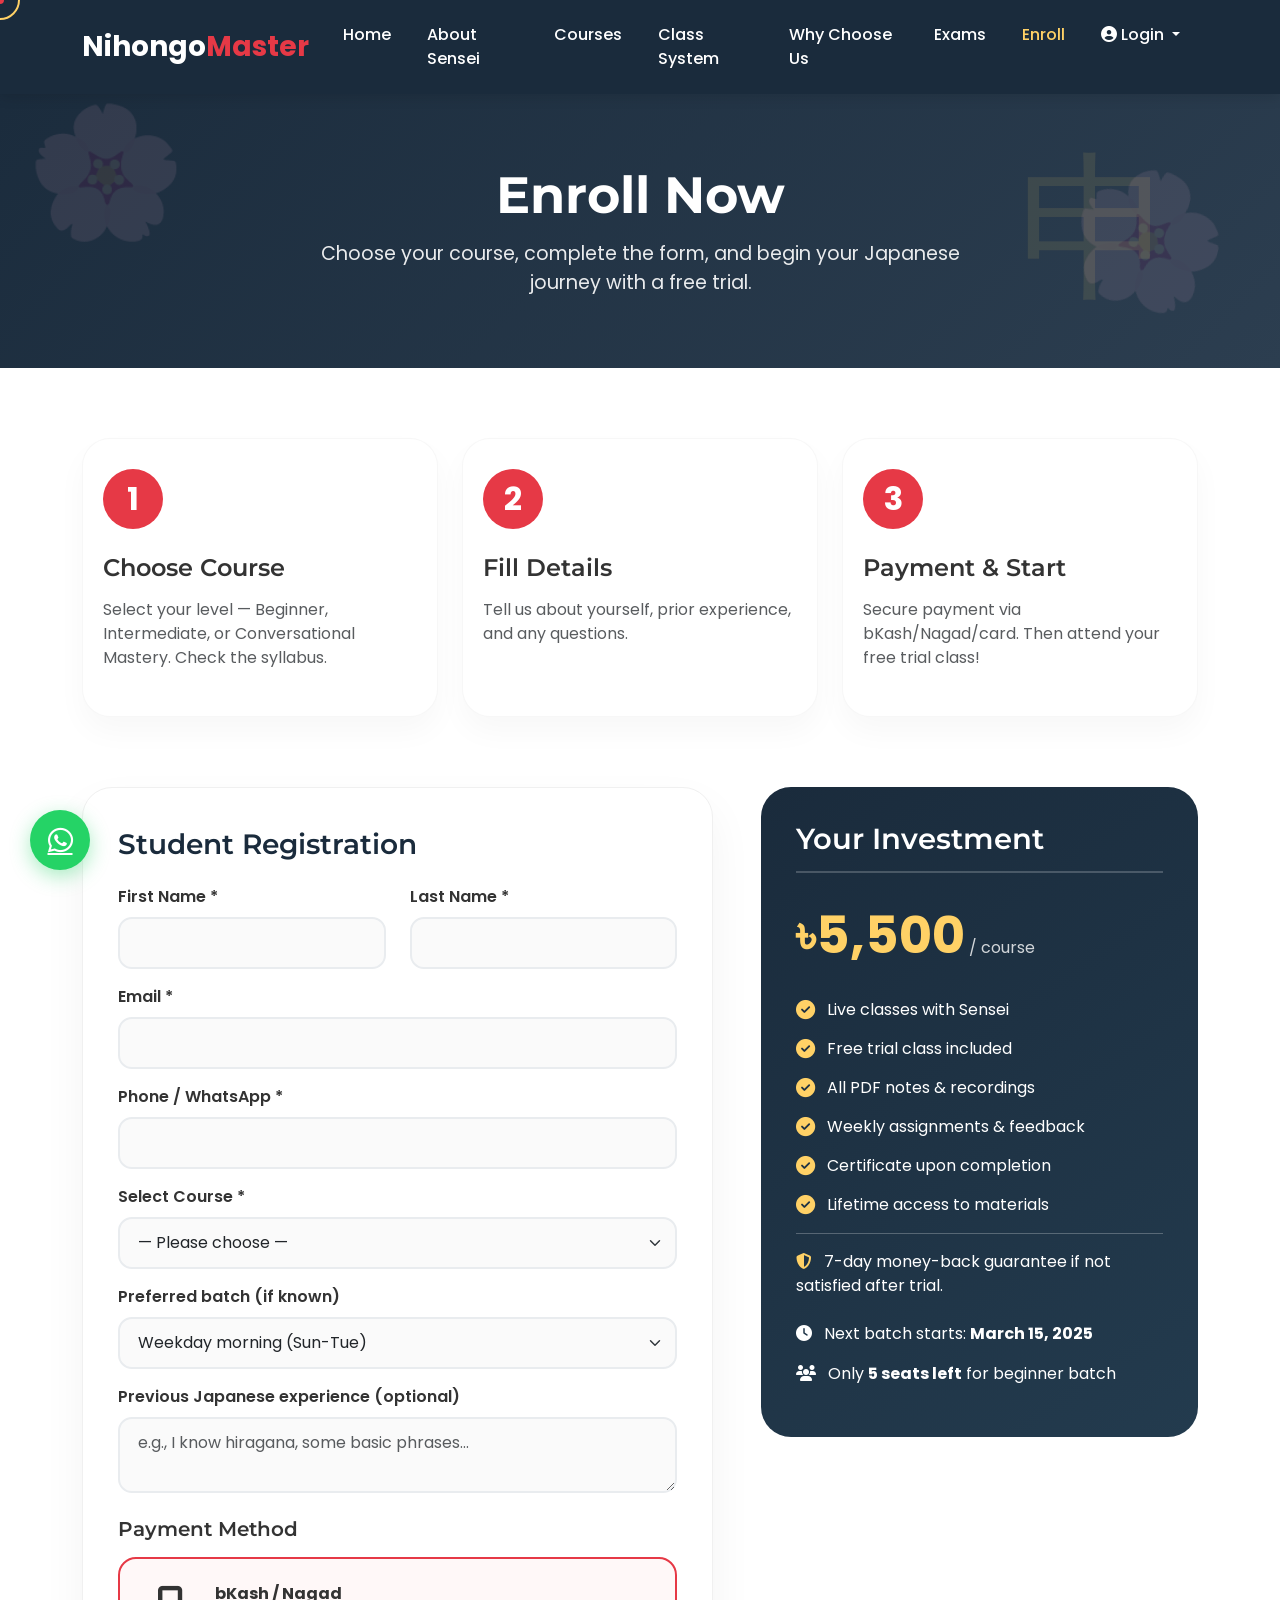
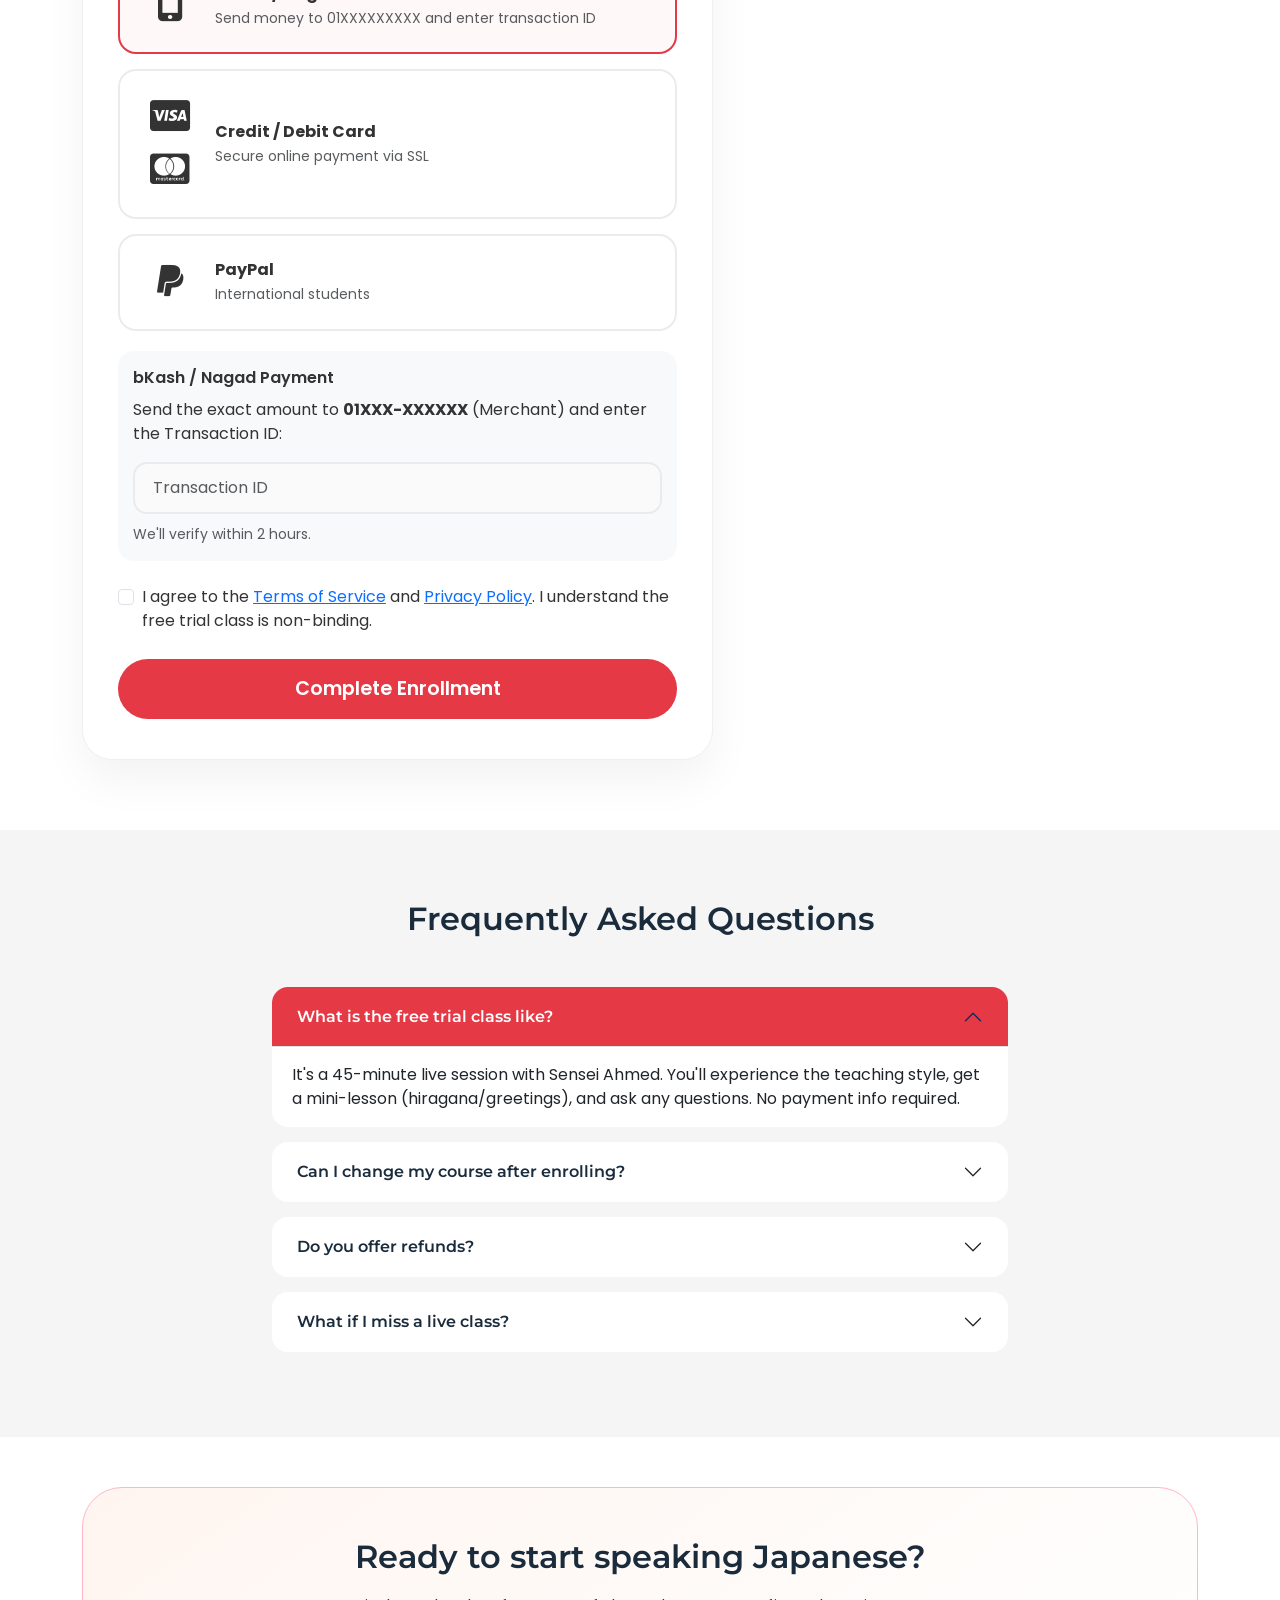
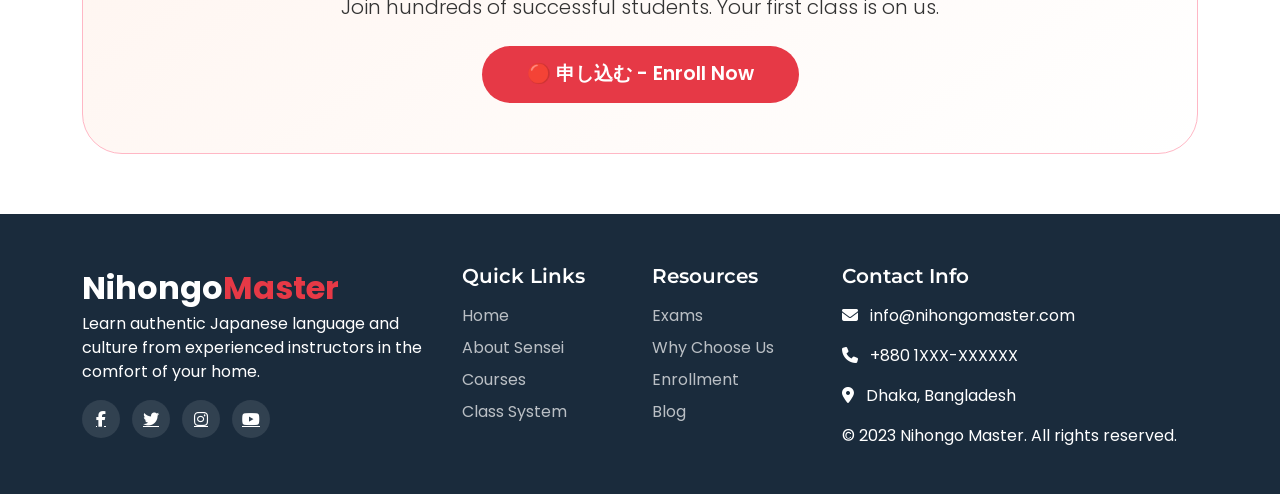
<file: enroll.html>
<!DOCTYPE html>
<html lang="en" data-lang="en">

<head>
    <meta charset="UTF-8">
    <meta name="viewport" content="width=device-width, initial-scale=1.0">
    <link rel="shortcut icon" href="assets/images/favicon-transparent.png" type="image/x-icon">
    <title>Enroll | Nihongo Master</title>
    <!-- Bootstrap 5 -->
    <link href="https://cdn.jsdelivr.net/npm/bootstrap@5.3.0-alpha1/dist/css/bootstrap.min.css" rel="stylesheet">
    <!-- Bootstrap Icons -->
    <link rel="stylesheet" href="https://cdn.jsdelivr.net/npm/bootstrap-icons@1.8.1/font/bootstrap-icons.css">
    <!-- Font Awesome -->
    <link rel="stylesheet" href="https://cdnjs.cloudflare.com/ajax/libs/font-awesome/6.4.0/css/all.min.css">
    <!-- Google Fonts -->
    <link
        href="https://fonts.googleapis.com/css2?family=Montserrat:wght@400;500;600;700&family=Poppins:wght@300;400;500;600&display=swap"
        rel="stylesheet">
    <style>
        :root {
            --deep-navy: #1A2B3C;
            --japanese-red: #E63946;
            --soft-gold: #FFD166;
            --pure-white: #FFFFFF;
            --sakura-pink: #FFB7C5;
            --light-gray: #F5F5F5;
            --medium-gray: #E0E0E0;
            --dark-gray: #333333;
        }

        * {
            margin: 0;
            padding: 0;
            box-sizing: border-box;
        }

        body {
            font-family: 'Poppins', sans-serif;
            color: var(--dark-gray);
            background-color: var(--pure-white);
            overflow-x: hidden;
            position: relative;
        }

        h1,
        h2,
        h3,
        h4,
        h5,
        h6 {
            font-family: 'Montserrat', sans-serif;
            font-weight: 600;
        }

        /* scroll progress bar */
        .scroll-progress {
            position: fixed;
            top: 0;
            left: 0;
            width: 0%;
            height: 4px;
            background: linear-gradient(to right, var(--japanese-red), var(--soft-gold));
            z-index: 10001;
            transition: width 0.1s ease;
        }

        /* custom cursor (light version) */
        .cursor-dot {
            width: 8px;
            height: 8px;
            background-color: var(--japanese-red);
            border-radius: 50%;
            position: fixed;
            pointer-events: none;
            z-index: 10000;
            transform: translate(-50%, -50%);
            transition: opacity 0.3s ease;
        }

        .cursor-border {
            width: 40px;
            height: 40px;
            border: 2px solid var(--soft-gold);
            border-radius: 50%;
            position: fixed;
            pointer-events: none;
            z-index: 9999;
            transform: translate(-50%, -50%);
            transition: all 0.2s ease;
        }

        /* scrollbar */
        ::-webkit-scrollbar {
            width: 10px;
        }

        ::-webkit-scrollbar-track {
            background: var(--light-gray);
            border-radius: 10px;
        }

        ::-webkit-scrollbar-thumb {
            background: linear-gradient(to bottom, var(--japanese-red), var(--deep-navy));
            border-radius: 10px;
        }

        /* WhatsApp Floating Button */
        .whatsapp-float {
            position: fixed;
            bottom: 30px;
            left: 30px;
            width: 60px;
            height: 60px;
            background-color: #25D366;
            color: var(--pure-white);
            border-radius: 50%;
            display: flex;
            align-items: center;
            justify-content: center;
            font-size: 1.8rem;
            z-index: 999;
            box-shadow: 0 6px 20px rgba(37, 211, 102, 0.4);
            transition: all 0.3s ease;
        }

        .whatsapp-float:hover {
            transform: scale(1.1);
            box-shadow: 0 8px 25px rgba(37, 211, 102, 0.5);
        }

        /* =====================================================
   AUTH MODALS - Beautiful Two-Panel Design
   ===================================================== */
        .auth-modal-dialog {
            max-width: 820px;
            margin: 20px auto;
        }

        .auth-modal-dialog-lg {
            max-width: 920px;
        }

        .auth-modal-content {
            border: none;
            border-radius: 20px;
            overflow: hidden;
            display: flex;
            flex-direction: row;
            box-shadow: 0 25px 60px rgba(0, 0, 0, 0.25);
            min-height: 520px;
            position: relative;
        }

        .auth-close-btn {
            position: absolute;
            top: 16px;
            right: 16px;
            width: 32px;
            height: 32px;
            border-radius: 50%;
            background: rgba(255, 255, 255, 0.15);
            border: none;
            color: white;
            font-size: 14px;
            cursor: pointer;
            z-index: 10;
            display: flex;
            align-items: center;
            justify-content: center;
            transition: background 0.3s;
        }

        .auth-close-btn:hover {
            background: rgba(255, 255, 255, 0.3);
        }

        /* Left Decorative Panel */
        .auth-panel-left {
            width: 260px;
            min-width: 260px;
            background: linear-gradient(155deg, var(--japanese-red) 0%, #7d0000 100%);
            padding: 40px 25px;
            display: flex;
            flex-direction: column;
            align-items: center;
            justify-content: center;
            position: relative;
            overflow: hidden;
            text-align: center;
        }

        .signup-panel {
            background: linear-gradient(155deg, #1A2B3C 0%, #0d1b2a 100%);
            justify-content: flex-start;
            padding-top: 50px;
        }

        .auth-panel-kanji {
            position: absolute;
            top: -10px;
            left: -10px;
            font-size: 9rem;
            color: rgba(255, 255, 255, 0.06);
            font-family: 'MS Mincho', serif;
            line-height: 1;
            user-select: none;
        }

        .auth-panel-sakura {
            position: absolute;
            bottom: 20px;
            right: 10px;
            font-size: 5rem;
            opacity: 0.12;
            user-select: none;
        }

        .auth-role-icon {
            width: 80px;
            height: 80px;
            background: rgba(255, 255, 255, 0.15);
            border-radius: 50%;
            display: flex;
            align-items: center;
            justify-content: center;
            font-size: 2rem;
            color: white;
            margin-bottom: 18px;
            backdrop-filter: blur(10px);
            border: 2px solid rgba(255, 255, 255, 0.25);
            box-shadow: 0 8px 25px rgba(0, 0, 0, 0.2);
            transition: transform 0.3s;
        }

        .signup-icon {
            background: rgba(230, 57, 70, 0.3);
            border-color: rgba(230, 57, 70, 0.5);
        }

        .auth-panel-title {
            color: white;
            font-size: 1.5rem;
            font-weight: 700;
            margin-bottom: 6px;
            position: relative;
            z-index: 1;
        }

        .auth-panel-subtitle {
            color: rgba(255, 255, 255, 0.7);
            font-size: 0.85rem;
            margin-bottom: 12px;
            position: relative;
            z-index: 1;
        }

        .auth-role-badge {
            background: rgba(255, 255, 255, 0.2);
            color: white;
            padding: 6px 20px;
            border-radius: 30px;
            font-weight: 600;
            font-size: 0.95rem;
            letter-spacing: 0.5px;
            backdrop-filter: blur(5px);
            border: 1px solid rgba(255, 255, 255, 0.3);
            transition: all 0.3s;
            position: relative;
            z-index: 1;
        }

        .auth-panel-dots {
            display: flex;
            gap: 8px;
            margin-top: 30px;
            position: relative;
            z-index: 1;
        }

        .auth-panel-dots span {
            width: 8px;
            height: 8px;
            border-radius: 50%;
            background: rgba(255, 255, 255, 0.3);
        }

        .auth-panel-dots span:first-child {
            background: rgba(255, 255, 255, 0.8);
            width: 24px;
            border-radius: 4px;
        }

        .auth-side-features {
            margin-top: 25px;
            width: 100%;
            position: relative;
            z-index: 1;
        }

        .auth-side-feature {
            color: rgba(255, 255, 255, 0.8);
            font-size: 0.82rem;
            padding: 7px 0;
            border-bottom: 1px solid rgba(255, 255, 255, 0.1);
            text-align: left;
        }

        .auth-side-feature i {
            color: #06D6A0;
            margin-right: 8px;
        }

        /* Right Form Panel */
        .auth-panel-right {
            flex: 1;
            padding: 40px 36px;
            display: flex;
            flex-direction: column;
            justify-content: center;
            background: white;
        }

        .auth-panel-right-scroll {
            overflow-y: auto;
            max-height: 90vh;
            justify-content: flex-start;
            padding-top: 30px;
        }

        .auth-form-header {
            margin-bottom: 24px;
        }

        .auth-form-header h4 {
            font-size: 1.6rem;
            color: var(--deep-navy);
            font-weight: 700;
            margin-bottom: 4px;
        }

        .auth-form-header p {
            color: #999;
            font-size: 0.88rem;
        }

        /* Input Groups */
        .auth-input-group {
            position: relative;
            margin-bottom: 14px;
        }

        .auth-input-icon {
            position: absolute;
            left: 14px;
            top: 50%;
            transform: translateY(-50%);
            color: #bbb;
            font-size: 0.9rem;
            z-index: 2;
            transition: color 0.3s;
        }

        .auth-input {
            width: 100%;
            border: 2px solid #eee;
            border-radius: 12px;
            padding: 12px 14px 12px 40px;
            font-size: 0.9rem;
            font-family: 'Poppins', sans-serif;
            background: #fafafa;
            color: #333;
            transition: all 0.3s ease;
            outline: none;
        }

        .auth-input:focus {
            border-color: var(--japanese-red);
            background: white;
            box-shadow: 0 0 0 4px rgba(230, 57, 70, 0.08);
        }

        .auth-input:focus~.auth-input-icon,
        .auth-input-group:focus-within .auth-input-icon {
            color: var(--japanese-red);
        }

        .auth-input-toggle {
            position: absolute;
            right: 14px;
            top: 50%;
            transform: translateY(-50%);
            color: #bbb;
            cursor: pointer;
            font-size: 0.9rem;
            z-index: 2;
        }

        .auth-input-toggle:hover {
            color: var(--japanese-red);
        }

        textarea.auth-input {
            resize: none;
            padding-top: 10px;
        }

        .auth-select {
            width: 100%;
            border: 2px solid #eee;
            border-radius: 12px;
            padding: 10px 14px;
            font-size: 0.88rem;
            font-family: 'Poppins', sans-serif;
            background: #fafafa;
            color: #333;
            outline: none;
            transition: all 0.3s;
            appearance: auto;
        }

        .auth-select:focus {
            border-color: var(--japanese-red);
            background: white;
            box-shadow: 0 0 0 4px rgba(230, 57, 70, 0.08);
        }

        /* Role Tabs */
        .auth-role-tabs {
            display: flex;
            gap: 8px;
            margin-bottom: 18px;
            background: #f5f5f5;
            padding: 4px;
            border-radius: 12px;
        }

        .auth-role-tab {
            flex: 1;
            border: none;
            background: transparent;
            padding: 8px 6px;
            border-radius: 10px;
            font-size: 0.78rem;
            font-weight: 600;
            color: #999;
            cursor: pointer;
            transition: all 0.3s;
        }

        .auth-role-tab.active {
            background: var(--japanese-red);
            color: white;
            box-shadow: 0 4px 12px rgba(230, 57, 70, 0.3);
        }

        .auth-role-tab i {
            margin-right: 4px;
        }

        /* Role-specific fields */
        .auth-role-fields {
            background: #fff8f8;
            border-radius: 12px;
            padding: 14px;
            margin-bottom: 14px;
            border-left: 3px solid var(--japanese-red);
        }

        .auth-role-fields-label {
            font-size: 0.82rem;
            font-weight: 600;
            color: var(--japanese-red);
            margin-bottom: 10px;
        }

        /* Remember row */
        .auth-remember-row {
            display: flex;
            justify-content: space-between;
            align-items: center;
            margin-bottom: 18px;
        }

        .auth-checkbox-label {
            display: flex;
            align-items: center;
            gap: 8px;
            font-size: 0.85rem;
            color: #666;
            cursor: pointer;
        }

        .auth-checkbox-label input {
            cursor: pointer;
            accent-color: var(--japanese-red);
        }

        .auth-forgot-link {
            font-size: 0.82rem;
            color: var(--japanese-red);
            text-decoration: none;
            font-weight: 500;
        }

        .auth-forgot-link:hover {
            text-decoration: underline;
        }

        /* Submit button */
        .auth-submit-btn {
            width: 100%;
            background: linear-gradient(135deg, var(--japanese-red) 0%, #c62828 100%);
            color: white;
            border: none;
            border-radius: 12px;
            padding: 13px;
            font-size: 0.95rem;
            font-weight: 600;
            cursor: pointer;
            transition: all 0.3s;
            box-shadow: 0 6px 20px rgba(230, 57, 70, 0.3);
            display: flex;
            align-items: center;
            justify-content: center;
        }

        .auth-submit-btn:hover {
            transform: translateY(-2px);
            box-shadow: 0 10px 28px rgba(230, 57, 70, 0.4);
        }

        .auth-submit-btn:active {
            transform: translateY(0);
        }

        /* Demo credentials */
        .auth-demo-box {
            background: #f9f9f9;
            border-radius: 10px;
            padding: 12px 14px;
            margin-top: 16px;
            border: 1px dashed #ddd;
            font-size: 0.78rem;
        }

        .auth-demo-title {
            color: #888;
            font-weight: 600;
            margin-bottom: 8px;
            font-size: 0.8rem;
        }

        .auth-demo-item {
            color: #666;
            margin-bottom: 4px;
            line-height: 1.5;
        }

        .auth-demo-role {
            display: inline-block;
            padding: 1px 8px;
            border-radius: 20px;
            font-weight: 600;
            font-size: 0.72rem;
            margin-right: 5px;
        }

        .auth-demo-role.student {
            background: #e8f5e9;
            color: #2e7d32;
        }

        .auth-demo-role.teacher {
            background: #e3f2fd;
            color: #1565c0;
        }

        .auth-demo-role.admin {
            background: #fce4ec;
            color: #c62828;
        }

        .auth-switch-text {
            text-align: center;
            margin-top: 16px;
            font-size: 0.85rem;
            color: #888;
        }

        .auth-switch-text a {
            color: var(--japanese-red);
            font-weight: 600;
            text-decoration: none;
        }

        .auth-switch-text a:hover {
            text-decoration: underline;
        }

        /* Responsive modal */
        @media (max-width: 600px) {
            .auth-panel-left {
                display: none;
            }

            .auth-modal-dialog {
                max-width: 96vw;
                margin: 10px auto;
            }

            .auth-panel-right {
                padding: 28px 20px;
            }
        }

        /* =====================================================
   3D CARD ANIMATIONS
   ===================================================== */
        .course-cards-3d {
            perspective: 1200px;
        }

        .course-card {
            background-color: var(--pure-white);
            border-radius: 16px;
            overflow: hidden;
            box-shadow: 0 8px 25px rgba(0, 0, 0, 0.08);
            transition: box-shadow 0.4s ease, transform 0.1s ease;
            height: 100%;
            border-top: 5px solid var(--japanese-red);
            transform-style: preserve-3d;
            will-change: transform;
        }

        .course-card:hover {
            box-shadow: 0 20px 50px rgba(230, 57, 70, 0.2), 0 8px 20px rgba(0, 0, 0, 0.12);
        }

        .course-card .card-3d-shine {
            position: absolute;
            top: 0;
            left: 0;
            right: 0;
            bottom: 0;
            background: linear-gradient(135deg, rgba(255, 255, 255, 0.15) 0%, transparent 60%);
            pointer-events: none;
            opacity: 0;
            transition: opacity 0.3s;
            border-radius: 16px;
            z-index: 5;
        }

        .course-card:hover .card-3d-shine {
            opacity: 1;
        }

        .course-card .course-header {
            position: relative;
            background: linear-gradient(135deg, var(--deep-navy) 0%, #2c3e50 100%);
            color: var(--pure-white);
            padding: 25px 20px;
        }

        .feature-card {
            background-color: rgba(255, 255, 255, 0.05);
            border-radius: 14px;
            padding: 30px 20px;
            text-align: center;
            height: 100%;
            transition: box-shadow 0.4s ease, background 0.3s;
            border: 1px solid rgba(255, 255, 255, 0.1);
            transform-style: preserve-3d;
            will-change: transform;
            position: relative;
            overflow: hidden;
        }

        .feature-card:hover {
            background-color: rgba(255, 255, 255, 0.1);
            box-shadow: 0 20px 40px rgba(0, 0, 0, 0.3), 0 0 0 1px rgba(255, 255, 255, 0.15);
        }

        .feature-card::before {
            content: '';
            position: absolute;
            top: -50%;
            left: -50%;
            width: 200%;
            height: 200%;
            background: radial-gradient(circle, rgba(255, 255, 255, 0.05) 0%, transparent 60%);
            opacity: 0;
            transition: opacity 0.3s;
            pointer-events: none;
        }

        .feature-card:hover::before {
            opacity: 1;
        }

        /* Floating animation for course cards */
        @keyframes floatUp {

            0%,
            100% {
                transform: translateY(0px);
            }

            50% {
                transform: translateY(-6px);
            }
        }

        /* =====================================================
   DASHBOARD STYLES
   ===================================================== */
        .dashboard-overlay {
            position: fixed;
            top: 0;
            left: 0;
            right: 0;
            bottom: 0;
            z-index: 99999;
            background: #f0f2f5;
        }

        .dashboard-wrapper {
            width: 100%;
            height: 100%;
            display: flex;
            flex-direction: column;
        }

        .dashboard-navbar {
            background: var(--deep-navy);
            padding: 0 24px;
            height: 64px;
            display: flex;
            align-items: center;
            justify-content: space-between;
            box-shadow: 0 2px 12px rgba(0, 0, 0, 0.15);
            position: sticky;
            top: 0;
            z-index: 100;
        }

        .teacher-navbar {
            background: #1a3a2a;
        }

        .admin-navbar {
            background: #2a1a2e;
        }

        .dashboard-brand {
            font-size: 1.3rem;
            font-weight: 700;
            color: white;
            font-family: 'Montserrat', sans-serif;
            display: flex;
            align-items: center;
            gap: 10px;
        }

        .dashboard-brand span:first-child {
            color: var(--japanese-red);
        }

        .dashboard-role-badge {
            font-size: 0.7rem;
            padding: 3px 10px;
            border-radius: 20px;
            font-weight: 600;
        }

        .student-badge {
            background: rgba(230, 57, 70, 0.2);
            color: #ff8a80;
        }

        .teacher-badge {
            background: rgba(6, 214, 160, 0.2);
            color: #80ffcf;
        }

        .admin-badge {
            background: rgba(187, 134, 252, 0.2);
            color: #cf9fff;
        }

        .dashboard-nav-right {
            display: flex;
            align-items: center;
            gap: 12px;
            color: white;
            font-size: 0.9rem;
        }

        .dashboard-avatar {
            width: 36px;
            height: 36px;
            background: var(--japanese-red);
            border-radius: 50%;
            display: flex;
            align-items: center;
            justify-content: center;
            font-weight: 700;
            font-size: 1rem;
            color: white;
        }

        .teacher-av {
            background: #2D6A4F;
        }

        .admin-av {
            background: #7209B7;
        }

        .dashboard-logout-btn {
            background: rgba(255, 255, 255, 0.1);
            border: 1px solid rgba(255, 255, 255, 0.15);
            color: rgba(255, 255, 255, 0.8);
            padding: 6px 14px;
            border-radius: 8px;
            font-size: 0.8rem;
            cursor: pointer;
            transition: all 0.2s;
        }

        .dashboard-logout-btn:hover {
            background: rgba(230, 57, 70, 0.3);
            color: white;
        }

        .dashboard-body {
            flex: 1;
            display: flex;
            overflow: hidden;
        }

        .dashboard-sidebar {
            width: 220px;
            min-width: 220px;
            background: white;
            box-shadow: 2px 0 12px rgba(0, 0, 0, 0.05);
            overflow-y: auto;
            padding: 20px 0;
        }

        .teacher-sidebar {
            background: #f8fff8;
        }

        .admin-sidebar {
            background: #fdf8ff;
        }

        .sidebar-menu {
            display: flex;
            flex-direction: column;
        }

        .sidebar-item {
            display: flex;
            align-items: center;
            gap: 12px;
            padding: 12px 20px;
            color: #666;
            text-decoration: none;
            font-size: 0.88rem;
            font-weight: 500;
            transition: all 0.2s;
            border-left: 3px solid transparent;
        }

        .sidebar-item i {
            width: 18px;
            text-align: center;
        }

        .sidebar-item:hover {
            color: var(--japanese-red);
            background: #fff8f8;
        }

        .sidebar-item.active {
            color: var(--japanese-red);
            background: #fff0f0;
            border-left-color: var(--japanese-red);
            font-weight: 600;
        }

        .dashboard-main {
            flex: 1;
            overflow-y: auto;
            padding: 28px 24px;
        }

        .dashboard-welcome {
            background: linear-gradient(135deg, var(--deep-navy) 0%, #2c3e50 100%);
            border-radius: 16px;
            padding: 24px 28px;
            color: white;
            margin-bottom: 24px;
            display: flex;
            justify-content: space-between;
            align-items: center;
            position: relative;
            overflow: hidden;
        }

        .teacher-welcome {
            background: linear-gradient(135deg, #1a3a2a 0%, #2d6a4f 100%);
        }

        .admin-welcome {
            background: linear-gradient(135deg, #2a1a2e 0%, #6a1a7a 100%);
        }

        .dashboard-welcome h2 {
            font-size: 1.4rem;
            margin-bottom: 4px;
        }

        .dashboard-welcome p {
            opacity: 0.7;
            font-size: 0.88rem;
            margin: 0;
        }

        .dashboard-kanji-deco {
            font-size: 6rem;
            font-family: 'MS Mincho', serif;
            color: rgba(255, 255, 255, 0.06);
            line-height: 1;
            user-select: none;
        }

        /* Stat Cards */
        .dash-stat-card {
            background: white;
            border-radius: 14px;
            padding: 20px;
            display: flex;
            align-items: center;
            gap: 16px;
            box-shadow: 0 4px 16px rgba(0, 0, 0, 0.06);
            border-left: 4px solid var(--card-color);
            transition: transform 0.2s, box-shadow 0.2s;
        }

        .dash-stat-card:hover {
            transform: translateY(-3px);
            box-shadow: 0 8px 24px rgba(0, 0, 0, 0.1);
        }

        .dash-stat-icon {
            width: 48px;
            height: 48px;
            background: var(--card-color);
            border-radius: 12px;
            display: flex;
            align-items: center;
            justify-content: center;
            color: white;
            font-size: 1.2rem;
            opacity: 0.9;
        }

        .dash-stat-num {
            font-size: 1.6rem;
            font-weight: 700;
            color: var(--deep-navy);
            line-height: 1;
        }

        .dash-stat-label {
            font-size: 0.78rem;
            color: #999;
            margin-top: 2px;
        }

        /* Dash Cards */
        .dash-card {
            background: white;
            border-radius: 14px;
            padding: 20px;
            box-shadow: 0 4px 16px rgba(0, 0, 0, 0.06);
            height: 100%;
        }

        .dash-card-header {
            font-weight: 600;
            font-size: 0.95rem;
            color: var(--deep-navy);
            margin-bottom: 16px;
            padding-bottom: 10px;
            border-bottom: 2px solid #f5f5f5;
        }

        .dash-course-item {
            display: flex;
            gap: 14px;
            align-items: flex-start;
            padding: 10px 0;
            border-bottom: 1px solid #f5f5f5;
        }

        .dash-course-item:last-child {
            border-bottom: none;
        }

        .dash-course-icon {
            font-size: 2rem;
        }

        .dash-course-info {
            flex: 1;
        }

        .dash-course-title {
            font-weight: 600;
            font-size: 0.9rem;
            margin-bottom: 6px;
        }

        .dash-schedule-item {
            display: flex;
            gap: 12px;
            padding: 10px 0;
            font-size: 0.85rem;
            border-bottom: 1px solid #f5f5f5;
            align-items: center;
        }

        .dash-schedule-item:last-child {
            border-bottom: none;
        }

        .dash-time {
            background: #f5f5f5;
            padding: 2px 8px;
            border-radius: 6px;
            font-size: 0.78rem;
            font-weight: 600;
            white-space: nowrap;
            color: var(--japanese-red);
        }

        .dash-student-item {
            display: flex;
            align-items: center;
            gap: 12px;
            padding: 10px 0;
            border-bottom: 1px solid #f5f5f5;
            font-size: 0.85rem;
        }

        .dash-student-item:last-child {
            border-bottom: none;
        }

        .dash-student-av {
            width: 36px;
            height: 36px;
            border-radius: 50%;
            color: white;
            display: flex;
            align-items: center;
            justify-content: center;
            font-weight: 700;
            font-size: 0.9rem;
            flex-shrink: 0;
        }

        .dash-student-item> :nth-child(3) {
            margin-left: auto;
        }

        .dash-badge-active {
            background: #e8f5e9;
            color: #2e7d32;
            padding: 2px 10px;
            border-radius: 20px;
            font-size: 0.75rem;
            font-weight: 600;
        }

        .dash-badge-pending {
            background: #fff8e1;
            color: #f57f17;
            padding: 2px 10px;
            border-radius: 20px;
            font-size: 0.75rem;
            font-weight: 600;
        }

        .dash-table-wrap {
            overflow-x: auto;
        }

        .dash-table {
            width: 100%;
            border-collapse: collapse;
            font-size: 0.83rem;
        }

        .dash-table th {
            background: #f8f9fa;
            padding: 8px 12px;
            text-align: left;
            font-size: 0.78rem;
            color: #999;
            border-bottom: 2px solid #eee;
        }

        .dash-table td {
            padding: 10px 12px;
            border-bottom: 1px solid #f5f5f5;
            vertical-align: middle;
        }

        .dash-quick-action {
            display: flex;
            align-items: center;
            gap: 10px;
            padding: 12px;
            border-radius: 10px;
            font-size: 0.85rem;
            color: #555;
            cursor: pointer;
            transition: all 0.2s;
            margin-bottom: 6px;
            border: 1px solid #eee;
        }

        .dash-quick-action:hover {
            background: #fff0f0;
            color: var(--japanese-red);
            border-color: rgba(230, 57, 70, 0.2);
        }

        .dash-quick-action i {
            color: var(--japanese-red);
            width: 18px;
            text-align: center;
        }

        /* Dashboard responsive */
        @media (max-width: 768px) {
            .dashboard-sidebar {
                display: none;
            }

            .dashboard-main {
                padding: 16px;
            }
        }

        /* navbar */
        .navbar {
            background-color: var(--deep-navy);
            padding: 15px 0;
            box-shadow: 0 4px 12px rgba(0, 0, 0, 0.1);
            transition: all 0.3s ease;
        }

        .navbar-brand {
            font-weight: 700;
            font-size: 28px;
            color: var(--pure-white) !important;
        }

        .navbar-brand span {
            color: var(--japanese-red);
        }

        .nav-link {
            color: var(--pure-white) !important;
            font-weight: 500;
            margin: 0 10px;
            transition: color 0.3s ease;
        }

        .nav-link:hover,
        .nav-link.active {
            color: var(--soft-gold) !important;
        }

        .navbar-scrolled {
            padding: 10px 0;
            background-color: rgba(26, 43, 60, 0.95);
            backdrop-filter: blur(5px);
        }

        /* page header */
        .page-header {
            background: linear-gradient(135deg, var(--deep-navy) 0%, #2c3e50 100%);
            color: var(--pure-white);
            padding: 140px 0 70px;
            text-align: center;
            position: relative;
            overflow: hidden;
        }

        .page-header h1 {
            font-size: 3.2rem;
            font-weight: 700;
            margin-bottom: 15px;
        }

        .page-header .subhead {
            font-size: 1.2rem;
            opacity: 0.9;
            max-width: 700px;
            margin: 0 auto;
        }

        .japanese-bg-element {
            position: absolute;
            opacity: 0.1;
            z-index: 1;
            font-size: 8rem;
        }

        .sakura-left {
            top: 15%;
            left: 2%;
            color: var(--sakura-pink);
        }

        .sakura-right {
            bottom: 10%;
            right: 4%;
            color: var(--sakura-pink);
            transform: rotate(15deg);
        }

        .kanji-bg {
            top: 25%;
            right: 8%;
            font-size: 10rem;
            color: var(--soft-gold);
            font-family: 'MS Mincho', serif;
            content: "申";
        }

        /* enrollment steps */
        .steps-section {
            padding: 70px 0 40px;
        }

        .step-card {
            background: white;
            border-radius: 28px;
            padding: 30px 20px;
            box-shadow: 0 15px 30px rgba(0, 0, 0, 0.03);
            height: 100%;
            border: 1px solid rgba(0, 0, 0, 0.03);
            position: relative;
        }

        .step-number {
            width: 60px;
            height: 60px;
            background: var(--japanese-red);
            color: white;
            border-radius: 50%;
            display: flex;
            align-items: center;
            justify-content: center;
            font-size: 2rem;
            font-weight: 700;
            margin-bottom: 25px;
        }

        .step-title {
            font-size: 1.5rem;
            margin-bottom: 15px;
        }

        /* enrollment form + pricing */
        .enroll-main {
            padding: 30px 0 70px;
        }

        .enroll-form-card {
            background: white;
            border-radius: 30px;
            padding: 40px 35px;
            box-shadow: 0 20px 45px rgba(0, 0, 0, 0.05);
            border: 1px solid #f0f0f0;
        }

        .form-control,
        .form-select {
            border: 2px solid #e9ecef;
            border-radius: 14px;
            padding: 12px 18px;
            transition: all 0.2s;
            background-color: #fafafa;
        }

        .form-control:focus,
        .form-select:focus {
            border-color: var(--japanese-red);
            box-shadow: 0 0 0 4px rgba(230, 57, 70, 0.15);
            background-color: white;
        }

        .payment-option {
            border: 2px solid #e9ecef;
            border-radius: 18px;
            padding: 20px;
            cursor: pointer;
            transition: 0.2s;
            margin-bottom: 15px;
        }

        .payment-option.selected {
            border-color: var(--japanese-red);
            background: #fff8f8;
        }

        .payment-option input[type="radio"] {
            display: none;
        }

        .payment-logo {
            font-size: 2.2rem;
            margin-right: 15px;
            width: 60px;
            text-align: center;
        }

        /* pricing card */
        .pricing-card {
            background: linear-gradient(145deg, var(--deep-navy), #233b4e);
            color: white;
            border-radius: 30px;
            padding: 35px;
            position: sticky;
            top: 100px;
        }

        .pricing-title {
            font-size: 1.8rem;
            border-bottom: 2px solid rgba(255, 255, 255, 0.2);
            padding-bottom: 15px;
        }

        .price-tag {
            font-size: 3.2rem;
            font-weight: 700;
            color: var(--soft-gold);
        }

        .feature-list {
            list-style: none;
            padding: 0;
        }

        .feature-list li {
            margin-bottom: 15px;
            display: flex;
            align-items: center;
        }

        .feature-list i {
            color: var(--soft-gold);
            margin-right: 12px;
            font-size: 1.2rem;
        }

        /* faq */
        .faq-section {
            background: var(--light-gray);
            padding: 70px 0;
        }

        .accordion-item {
            border: none;
            margin-bottom: 15px;
            border-radius: 16px !important;
            overflow: hidden;
        }

        .accordion-button {
            background: white;
            font-weight: 600;
            color: var(--deep-navy);
            padding: 20px 25px;
        }

        .accordion-button:not(.collapsed) {
            background: var(--japanese-red);
            color: white;
        }

        .accordion-button:focus {
            box-shadow: none;
        }

        /* cta banner */
        .cta-banner {
            background: linear-gradient(145deg, #fff5f0, #ffffff);
            border-radius: 40px;
            padding: 50px 40px;
            margin: 50px 0;
            border: 1px solid var(--sakura-pink);
            text-align: center;
        }

        .btn-custom {
            background: var(--japanese-red);
            color: white;
            border-radius: 50px;
            padding: 14px 45px;
            font-weight: 600;
            font-size: 1.2rem;
            border: none;
            transition: 0.3s;
            display: inline-block;
            text-decoration: none;
        }

        .btn-custom:hover {
            background: var(--deep-navy);
            color: white;
            transform: translateY(-4px);
            box-shadow: 0 12px 25px rgba(230, 57, 70, 0.4);
        }

        /* footer */
        footer {
            background-color: var(--deep-navy);
            color: var(--pure-white);
            padding: 50px 0 30px;
            margin-top: 60px;
        }

        .footer-logo {
            font-size: 2rem;
            font-weight: 700;
            color: var(--pure-white);
        }

        .footer-logo span {
            color: var(--japanese-red);
        }

        .footer-link {
            color: rgba(255, 255, 255, 0.7);
            text-decoration: none;
            display: block;
            margin-bottom: 8px;
            transition: color 0.3s;
        }

        .footer-link:hover {
            color: var(--soft-gold);
        }

        .social-icon {
            display: inline-flex;
            align-items: center;
            justify-content: center;
            width: 38px;
            height: 38px;
            background: rgba(255, 255, 255, 0.1);
            border-radius: 50%;
            color: white;
            margin-right: 8px;
            transition: 0.3s;
        }

        .social-icon:hover {
            background: var(--japanese-red);
            transform: translateY(-4px);
        }

        /* back to top */
        .back-to-top {
            position: fixed;
            bottom: 30px;
            right: 30px;
            z-index: 99;
            width: 55px;
            height: 55px;
            border-radius: 50%;
            background: var(--japanese-red);
            color: white;
            display: flex;
            align-items: center;
            justify-content: center;
            font-size: 1.6rem;
            box-shadow: 0 6px 15px rgba(230, 57, 70, 0.3);
            transition: 0.3s;
            cursor: pointer;
            border: none;
            opacity: 0;
            visibility: hidden;
        }

        .back-to-top.active {
            opacity: 1;
            visibility: visible;
        }

        .back-to-top:hover {
            background: var(--deep-navy);
            transform: translateY(-5px);
        }

        @media (max-width: 768px) {

            .cursor-dot,
            .cursor-border {
                display: none;
            }

            .page-header h1 {
                font-size: 2.5rem;
            }

            .btn-custom {
                padding: 7px 20px;
                font-size: 0.95rem;
            }
        }

        @media (max-width: 576px) {

            .cursor-dot,
            .cursor-border {
                display: none;
            }

            .page-header {
                padding: 120px 0 60px;
            }
        }
    </style>
</head>

<body>
    <!-- Scroll Progress Bar -->
    <div class="scroll-progress"></div>

    <!-- Custom Cursor -->
    <div class="cursor-dot"></div>
    <div class="cursor-border"></div>

    <!-- Scroll to Top Button -->
    <div class="scroll-to-top">
        <i class="fas fa-chevron-up"></i>
    </div>

    <!-- WhatsApp Floating Button -->
    <a href="https://wa.me/8801XXXXXXXXX" class="whatsapp-float" target="_blank">
        <i class="fab fa-whatsapp"></i>
    </a>

    <!-- Login Modal -->
    <div class="modal fade" id="loginModal" tabindex="-1" aria-labelledby="loginModalLabel" aria-hidden="true">
        <div class="modal-dialog modal-dialog-centered auth-modal-dialog">
            <div class="modal-content auth-modal-content">
                <button type="button" class="auth-close-btn" data-bs-dismiss="modal" aria-label="Close">
                    <i class="fas fa-times"></i>
                </button>
                <!-- Left Decorative Panel -->
                <div class="auth-panel-left" id="loginPanelLeft">
                    <div class="auth-panel-kanji">日</div>
                    <div class="auth-panel-sakura">🌸</div>
                    <div class="auth-role-icon" id="loginRoleIcon">
                        <i class="fas fa-graduation-cap"></i>
                    </div>
                    <h3 class="auth-panel-title">Welcome Back!</h3>
                    <p class="auth-panel-subtitle">Login as</p>
                    <div class="auth-role-badge" id="loginRoleBadge">Student</div>
                    <div class="auth-panel-dots">
                        <span></span><span></span><span></span>
                    </div>
                </div>
                <!-- Right Form Panel -->
                <div class="auth-panel-right">
                    <div class="auth-form-header">
                        <h4>Sign In</h4>
                        <p>Enter your credentials to continue</p>
                    </div>
                    <form id="loginForm">
                        <div class="auth-input-group">
                            <span class="auth-input-icon"><i class="fas fa-envelope"></i></span>
                            <input type="email" class="auth-input" id="loginEmail" placeholder="Email Address" required>
                        </div>
                        <div class="auth-input-group">
                            <span class="auth-input-icon"><i class="fas fa-lock"></i></span>
                            <input type="password" class="auth-input" id="loginPassword" placeholder="Password"
                                required>
                            <span class="auth-input-toggle" onclick="togglePassword('loginPassword', this)">
                                <i class="fas fa-eye"></i>
                            </span>
                        </div>
                        <div class="auth-remember-row">
                            <label class="auth-checkbox-label">
                                <input type="checkbox" id="rememberMe">
                                <span>Remember me</span>
                            </label>
                            <a href="#" class="auth-forgot-link">Forgot Password?</a>
                        </div>
                        <button type="submit" class="auth-submit-btn">
                            <span>Login</span> <i class="fas fa-arrow-right ms-2"></i>
                        </button>
                    </form>
                    <!-- Demo Credentials -->
                    <div class="auth-demo-box">
                        <div class="auth-demo-title"><i class="fas fa-info-circle me-1"></i> Demo Credentials</div>
                        <div class="auth-demo-item"><span class="auth-demo-role student">Student</span>
                            student@example.com / student123</div>
                        <div class="auth-demo-item"><span class="auth-demo-role teacher">Teacher</span>
                            teacher@example.com / teacher123</div>
                        <div class="auth-demo-item"><span class="auth-demo-role admin">Admin</span> admin@example.com /
                            admin123</div>
                    </div>
                    <div class="auth-switch-text">
                        Don't have an account?
                        <a href="#" data-bs-toggle="modal" data-bs-target="#signupModal" data-bs-dismiss="modal">Sign
                            Up</a>
                    </div>
                </div>
            </div>
        </div>
    </div>

    <!-- Hidden role tracker for JS compatibility -->
    <span id="selectedRole" style="display:none">Student</span>

    <!-- Signup Modal -->
    <div class="modal fade" id="signupModal" tabindex="-1" aria-labelledby="signupModalLabel" aria-hidden="true">
        <div class="modal-dialog modal-dialog-centered auth-modal-dialog auth-modal-dialog-lg">
            <div class="modal-content auth-modal-content">
                <button type="button" class="auth-close-btn" data-bs-dismiss="modal" aria-label="Close">
                    <i class="fas fa-times"></i>
                </button>
                <!-- Left Decorative Panel -->
                <div class="auth-panel-left signup-panel">
                    <div class="auth-panel-kanji">語</div>
                    <div class="auth-panel-sakura">🌸</div>
                    <div class="auth-role-icon signup-icon">
                        <i class="fas fa-user-plus"></i>
                    </div>
                    <h3 class="auth-panel-title">Join Us!</h3>
                    <p class="auth-panel-subtitle">Start your Japanese journey today</p>
                    <div class="auth-panel-dots">
                        <span></span><span></span><span></span>
                    </div>
                    <div class="auth-side-features">
                        <div class="auth-side-feature"><i class="fas fa-check-circle"></i> Free Trial Class</div>
                        <div class="auth-side-feature"><i class="fas fa-check-circle"></i> Expert Instructors</div>
                        <div class="auth-side-feature"><i class="fas fa-check-circle"></i> Certificate Awarded</div>
                    </div>
                </div>
                <!-- Right Form Panel -->
                <div class="auth-panel-right auth-panel-right-scroll">
                    <div class="auth-form-header">
                        <h4>Create Account</h4>
                        <p>Fill in your details to get started</p>
                    </div>
                    <form id="signupForm">
                        <!-- Role Tabs -->
                        <div class="auth-role-tabs">
                            <button type="button" class="auth-role-tab active" data-role="student">
                                <i class="fas fa-graduation-cap"></i> Student
                            </button>
                            <button type="button" class="auth-role-tab" data-role="teacher">
                                <i class="fas fa-chalkboard-teacher"></i> Teacher
                            </button>
                            <button type="button" class="auth-role-tab" data-role="admin">
                                <i class="fas fa-user-shield"></i> Admin
                            </button>
                        </div>
                        <select class="d-none" id="signupRole" required>
                            <option value="student" selected>Student</option>
                            <option value="teacher">Teacher</option>
                            <option value="admin">Admin</option>
                        </select>

                        <div class="row g-2 mb-0">
                            <div class="col-6">
                                <div class="auth-input-group">
                                    <span class="auth-input-icon"><i class="fas fa-user"></i></span>
                                    <input type="text" class="auth-input" id="firstName" placeholder="First Name"
                                        required>
                                </div>
                            </div>
                            <div class="col-6">
                                <div class="auth-input-group">
                                    <span class="auth-input-icon"><i class="fas fa-user"></i></span>
                                    <input type="text" class="auth-input" id="lastName" placeholder="Last Name"
                                        required>
                                </div>
                            </div>
                        </div>
                        <div class="auth-input-group">
                            <span class="auth-input-icon"><i class="fas fa-envelope"></i></span>
                            <input type="email" class="auth-input" id="signupEmail" placeholder="Email Address"
                                required>
                        </div>
                        <div class="auth-input-group">
                            <span class="auth-input-icon"><i class="fas fa-phone"></i></span>
                            <input type="tel" class="auth-input" id="signupPhone" placeholder="Phone Number" required>
                        </div>
                        <div class="row g-2 mb-0">
                            <div class="col-6">
                                <div class="auth-input-group">
                                    <span class="auth-input-icon"><i class="fas fa-lock"></i></span>
                                    <input type="password" class="auth-input" id="signupPassword" placeholder="Password"
                                        required>
                                </div>
                            </div>
                            <div class="col-6">
                                <div class="auth-input-group">
                                    <span class="auth-input-icon"><i class="fas fa-lock"></i></span>
                                    <input type="password" class="auth-input" id="confirmPassword"
                                        placeholder="Confirm Password" required>
                                </div>
                            </div>
                        </div>

                        <!-- Student-specific fields -->
                        <div id="studentFields" class="auth-role-fields">
                            <div class="auth-role-fields-label"><i class="fas fa-graduation-cap me-1"></i> Student
                                Details</div>
                            <div class="row g-2">
                                <div class="col-6">
                                    <select class="auth-select" id="studentLevel">
                                        <option value="beginner">Beginner (No experience)</option>
                                        <option value="beginner2">Some Hiragana/Katakana</option>
                                        <option value="intermediate">Intermediate</option>
                                        <option value="advanced">Advanced (JLPT N3+)</option>
                                    </select>
                                </div>
                                <div class="col-6">
                                    <select class="auth-select" id="studentCourse">
                                        <option value="beginner">Beginner Japanese</option>
                                        <option value="intermediate">Intermediate Japanese</option>
                                        <option value="advanced">Conversational Mastery</option>
                                    </select>
                                </div>
                            </div>
                        </div>

                        <!-- Teacher-specific fields -->
                        <div id="teacherFields" class="auth-role-fields" style="display:none">
                            <div class="auth-role-fields-label"><i class="fas fa-chalkboard-teacher me-1"></i> Teacher
                                Details</div>
                            <div class="row g-2">
                                <div class="col-6">
                                    <div class="auth-input-group mb-0">
                                        <span class="auth-input-icon"><i class="fas fa-certificate"></i></span>
                                        <input type="text" class="auth-input" id="teacherQualification"
                                            placeholder="Qualification (e.g. JLPT N1)">
                                    </div>
                                </div>
                                <div class="col-6">
                                    <select class="auth-select" id="teacherSpecialization">
                                        <option value="beginner">Beginner Level</option>
                                        <option value="intermediate">Intermediate</option>
                                        <option value="advanced">Advanced</option>
                                        <option value="jlpt">JLPT Prep</option>
                                    </select>
                                </div>
                            </div>
                            <div class="auth-input-group mt-2">
                                <span class="auth-input-icon" style="top:12px"><i class="fas fa-pen"></i></span>
                                <textarea class="auth-input" id="teacherBio" rows="2"
                                    placeholder="Short bio about your teaching experience..."></textarea>
                            </div>
                        </div>

                        <!-- Admin-specific fields -->
                        <div id="adminFields" class="auth-role-fields" style="display:none">
                            <div class="auth-role-fields-label"><i class="fas fa-user-shield me-1"></i> Admin Details
                            </div>
                            <div class="auth-input-group">
                                <span class="auth-input-icon"><i class="fas fa-building"></i></span>
                                <input type="text" class="auth-input" id="adminDepartment" value="Administration"
                                    readonly>
                            </div>
                            <small class="text-muted d-block mt-1 mb-2">Admin accounts require approval from super
                                admin</small>
                        </div>

                        <label class="auth-checkbox-label mt-2">
                            <input type="checkbox" id="termsAgree" required>
                            <span>I agree to the <a href="#">Terms</a> and <a href="#">Privacy Policy</a></span>
                        </label>
                        <button type="submit" class="auth-submit-btn mt-2">
                            <span>Create Account</span> <i class="fas fa-arrow-right ms-2"></i>
                        </button>
                    </form>
                    <div class="auth-switch-text">
                        Already have an account?
                        <a href="#" data-bs-toggle="modal" data-bs-target="#loginModal"
                            data-bs-dismiss="modal">Login</a>
                    </div>
                </div>
            </div>
        </div>
    </div>

    <!-- navbar (same as home, with active state) -->
    <nav class="navbar navbar-expand-lg navbar-dark fixed-top">
        <div class="container">
            <a class="navbar-brand" href="index.html">Nihongo<span>Master</span></a>
            <button class="navbar-toggler" type="button" data-bs-toggle="collapse" data-bs-target="#navbarNav">
                <span class="navbar-toggler-icon"></span>
            </button>
            <div class="collapse navbar-collapse" id="navbarNav">
                <ul class="navbar-nav ms-auto">
                    <li class="nav-item">
                        <a class="nav-link" href="index.html">Home</a>
                    </li>
                    <li class="nav-item">
                        <a class="nav-link" href="sensei.html">About Sensei</a>
                    </li>
                    <li class="nav-item">
                        <a class="nav-link" href="courses.html">Courses</a>
                    </li>
                    <li class="nav-item">
                        <a class="nav-link" href="class-system.html">Class System</a>
                    </li>
                    <li class="nav-item">
                        <a class="nav-link" href="why-us.html">Why Choose Us</a>
                    </li>
                    <li class="nav-item">
                        <a class="nav-link" href="exams.html">Exams</a>
                    </li>
                    <li class="nav-item">
                        <a class="nav-link active" href="enroll.html">Enroll</a>
                    </li>
                    <!-- Login Dropdown -->
                    <li class="nav-item dropdown">
                        <a class="nav-link dropdown-toggle" href="#" id="loginDropdown" role="button"
                            data-bs-toggle="dropdown" aria-expanded="false">
                            <i class="fas fa-user-circle"></i> Login
                        </a>
                        <ul class="dropdown-menu dropdown-menu-end" aria-labelledby="loginDropdown">
                            <li>
                                <h6 class="dropdown-header">Login as</h6>
                            </li>
                            <li><a class="dropdown-item" href="#" data-bs-toggle="modal" data-bs-target="#loginModal"
                                    data-role="student"><i class="fas fa-graduation-cap me-2"></i>Student</a></li>
                            <li><a class="dropdown-item" href="#" data-bs-toggle="modal" data-bs-target="#loginModal"
                                    data-role="teacher"><i class="fas fa-chalkboard-teacher me-2"></i>Teacher</a></li>
                            <li><a class="dropdown-item" href="#" data-bs-toggle="modal" data-bs-target="#loginModal"
                                    data-role="admin"><i class="fas fa-user-shield me-2"></i>Admin</a></li>
                            <li>
                                <hr class="dropdown-divider">
                            </li>
                            <li><a class="dropdown-item" href="#" data-bs-toggle="modal"
                                    data-bs-target="#signupModal"><i class="fas fa-user-plus me-2"></i>Sign Up</a></li>
                        </ul>
                    </li>
                </ul>
            </div>
        </div>
    </nav>

    <!-- page header -->
    <div class="page-header">
        <div class="japanese-bg-element sakura-left">🌸</div>
        <div class="japanese-bg-element sakura-right">🌸</div>
        <div class="japanese-bg-element kanji-bg">申</div>
        <div class="container position-relative" style="z-index:3;">
            <h1>Enroll Now</h1>
            <div class="subhead">Choose your course, complete the form, and begin your Japanese journey with a free
                trial.</div>
        </div>
    </div>

    <!-- steps -->
    <section class="steps-section">
        <div class="container">
            <div class="row g-4">
                <div class="col-md-4">
                    <div class="step-card">
                        <div class="step-number">1</div>
                        <h4 class="step-title">Choose Course</h4>
                        <p class="text-muted">Select your level — Beginner, Intermediate, or Conversational Mastery.
                            Check the syllabus.</p>
                    </div>
                </div>
                <div class="col-md-4">
                    <div class="step-card">
                        <div class="step-number">2</div>
                        <h4 class="step-title">Fill Details</h4>
                        <p class="text-muted">Tell us about yourself, prior experience, and any questions.</p>
                    </div>
                </div>
                <div class="col-md-4">
                    <div class="step-card">
                        <div class="step-number">3</div>
                        <h4 class="step-title">Payment & Start</h4>
                        <p class="text-muted">Secure payment via bKash/Nagad/card. Then attend your free trial class!
                        </p>
                    </div>
                </div>
            </div>
        </div>
    </section>

    <!-- main enrollment area: form + pricing -->
    <section class="enroll-main">
        <div class="container">
            <div class="row g-5">
                <!-- left: form -->
                <div class="col-lg-7">
                    <div class="enroll-form-card">
                        <h3 class="mb-4" style="color: var(--deep-navy);">Student Registration</h3>
                        <form id="enrollmentForm">
                            <div class="row mb-3">
                                <div class="col-md-6">
                                    <label class="form-label fw-semibold">First Name *</label>
                                    <input type="text" class="form-control" required>
                                </div>
                                <div class="col-md-6">
                                    <label class="form-label fw-semibold">Last Name *</label>
                                    <input type="text" class="form-control" required>
                                </div>
                            </div>
                            <div class="mb-3">
                                <label class="form-label fw-semibold">Email *</label>
                                <input type="email" class="form-control" required>
                            </div>
                            <div class="mb-3">
                                <label class="form-label fw-semibold">Phone / WhatsApp *</label>
                                <input type="tel" class="form-control" required>
                            </div>
                            <div class="mb-3">
                                <label class="form-label fw-semibold">Select Course *</label>
                                <select class="form-select" id="courseSelect" required>
                                    <option value="" disabled selected>— Please choose —</option>
                                    <option value="beginner">Beginner Japanese (6 weeks) - ৳5,500 / $65</option>
                                    <option value="intermediate">Intermediate Japanese (8 weeks) - ৳7,500 / $90</option>
                                    <option value="advanced">Conversational Mastery (10 weeks) - ৳9,900 / $120</option>
                                </select>
                            </div>
                            <div class="mb-3">
                                <label class="form-label fw-semibold">Preferred batch (if known)</label>
                                <select class="form-select">
                                    <option>Weekday morning (Sun-Tue)</option>
                                    <option>Weekday evening (Mon-Wed)</option>
                                    <option>Weekend (Sat-Sun)</option>
                                    <option>Not sure / flexible</option>
                                </select>
                            </div>
                            <div class="mb-4">
                                <label class="form-label fw-semibold">Previous Japanese experience (optional)</label>
                                <textarea class="form-control" rows="2"
                                    placeholder="e.g., I know hiragana, some basic phrases..."></textarea>
                            </div>

                            <!-- payment method selection -->
                            <h5 class="mb-3">Payment Method</h5>
                            <div class="payment-option selected" id="optBkash">
                                <label class="d-flex align-items-center">
                                    <input type="radio" name="payment" value="bkash" checked>
                                    <span class="payment-logo"><i class="fas fa-mobile-alt"></i></span>
                                    <div>
                                        <strong>bKash / Nagad</strong><br>
                                        <small class="text-muted">Send money to 01XXXXXXXXX and enter transaction
                                            ID</small>
                                    </div>
                                </label>
                            </div>
                            <div class="payment-option" id="optCard">
                                <label class="d-flex align-items-center">
                                    <input type="radio" name="payment" value="card">
                                    <span class="payment-logo"><i class="fab fa-cc-visa"></i><i
                                            class="fab fa-cc-mastercard"></i></span>
                                    <div>
                                        <strong>Credit / Debit Card</strong><br>
                                        <small class="text-muted">Secure online payment via SSL</small>
                                    </div>
                                </label>
                            </div>
                            <div class="payment-option" id="optPaypal">
                                <label class="d-flex align-items-center">
                                    <input type="radio" name="payment" value="paypal">
                                    <span class="payment-logo"><i class="fab fa-paypal"></i></span>
                                    <div>
                                        <strong>PayPal</strong><br>
                                        <small class="text-muted">International students</small>
                                    </div>
                                </label>
                            </div>

                            <!-- conditional bkash fields -->
                            <div id="bkashFields"
                                style="margin-top: 20px; padding: 15px; background: #f8f9fa; border-radius: 16px;">
                                <p class="mb-2 fw-semibold">bKash / Nagad Payment</p>
                                <p>Send the exact amount to <strong>01XXX-XXXXXX</strong> (Merchant) and enter the
                                    Transaction ID:</p>
                                <input type="text" class="form-control mb-2" placeholder="Transaction ID">
                                <small class="text-muted">We'll verify within 2 hours.</small>
                            </div>

                            <!-- terms -->
                            <div class="form-check mt-4">
                                <input class="form-check-input" type="checkbox" id="termsAgree" required>
                                <label class="form-check-label" for="termsAgree">I agree to the <a href="#">Terms of
                                        Service</a> and <a href="#">Privacy Policy</a>. I understand the free trial
                                    class is non-binding.</label>
                            </div>

                            <button type="submit" class="btn-custom w-100 mt-4" style="padding: 16px;">Complete
                                Enrollment</button>
                        </form>
                    </div>
                </div>

                <!-- right: pricing summary -->
                <div class="col-lg-5">
                    <div class="pricing-card">
                        <h3 class="pricing-title">Your Investment</h3>
                        <div class="my-4">
                            <span class="price-tag" id="dynamicPrice">৳5,500</span> <span style="opacity:0.8;">/
                                course</span>
                        </div>
                        <ul class="feature-list">
                            <li><i class="fas fa-check-circle"></i> Live classes with Sensei</li>
                            <li><i class="fas fa-check-circle"></i> Free trial class included</li>
                            <li><i class="fas fa-check-circle"></i> All PDF notes & recordings</li>
                            <li><i class="fas fa-check-circle"></i> Weekly assignments & feedback</li>
                            <li><i class="fas fa-check-circle"></i> Certificate upon completion</li>
                            <li><i class="fas fa-check-circle"></i> Lifetime access to materials</li>
                        </ul>
                        <hr style="background: rgba(255,255,255,0.2);">
                        <p class="mb-0"><i class="fas fa-shield-alt me-2" style="color: var(--soft-gold);"></i> 7-day
                            money-back guarantee if not satisfied after trial.</p>
                        <div class="mt-4">
                            <p><i class="fas fa-clock me-2"></i> Next batch starts: <strong>March 15, 2025</strong></p>
                            <p><i class="fas fa-users me-2"></i> Only <strong>5 seats left</strong> for beginner batch
                            </p>
                        </div>
                    </div>
                </div>
            </div>
        </div>
    </section>

    <!-- FAQ section -->
    <section class="faq-section">
        <div class="container">
            <h2 class="text-center mb-5" style="color: var(--deep-navy);">Frequently Asked Questions</h2>
            <div class="row justify-content-center">
                <div class="col-lg-8">
                    <div class="accordion" id="faqAccordion">
                        <div class="accordion-item">
                            <h2 class="accordion-header">
                                <button class="accordion-button" type="button" data-bs-toggle="collapse"
                                    data-bs-target="#faq1">
                                    What is the free trial class like?
                                </button>
                            </h2>
                            <div id="faq1" class="accordion-collapse collapse show" data-bs-parent="#faqAccordion">
                                <div class="accordion-body">
                                    It's a 45-minute live session with Sensei Ahmed. You'll experience the teaching
                                    style, get a mini-lesson (hiragana/greetings), and ask any questions. No payment
                                    info required.
                                </div>
                            </div>
                        </div>
                        <div class="accordion-item">
                            <h2 class="accordion-header">
                                <button class="accordion-button collapsed" type="button" data-bs-toggle="collapse"
                                    data-bs-target="#faq2">
                                    Can I change my course after enrolling?
                                </button>
                            </h2>
                            <div id="faq2" class="accordion-collapse collapse" data-bs-parent="#faqAccordion">
                                <div class="accordion-body">
                                    Yes, within the first week. If you feel the level is too easy/hard, we'll transfer
                                    you to the appropriate batch.
                                </div>
                            </div>
                        </div>
                        <div class="accordion-item">
                            <h2 class="accordion-header">
                                <button class="accordion-button collapsed" type="button" data-bs-toggle="collapse"
                                    data-bs-target="#faq3">
                                    Do you offer refunds?
                                </button>
                            </h2>
                            <div id="faq3" class="accordion-collapse collapse" data-bs-parent="#faqAccordion">
                                <div class="accordion-body">
                                    After the free trial, if you're not satisfied within the first 7 days of paid
                                    course, we offer a full refund (minus any bank fees). After that, pro-rated refunds
                                    are considered case-by-case.
                                </div>
                            </div>
                        </div>
                        <div class="accordion-item">
                            <h2 class="accordion-header">
                                <button class="accordion-button collapsed" type="button" data-bs-toggle="collapse"
                                    data-bs-target="#faq4">
                                    What if I miss a live class?
                                </button>
                            </h2>
                            <div id="faq4" class="accordion-collapse collapse" data-bs-parent="#faqAccordion">
                                <div class="accordion-body">
                                    All classes are recorded and shared within 24h. You'll never fall behind.
                                </div>
                            </div>
                        </div>
                    </div>
                </div>
            </div>
        </div>
    </section>

    <!-- final cta -->
    <div class="container">
        <div class="cta-banner">
            <h2 class="mb-3" style="color: var(--deep-navy);">Ready to start speaking Japanese?</h2>
            <p class="lead mb-4">Join hundreds of successful students. Your first class is on us.</p>
            <a href="#" class="btn-custom"
                onclick="document.getElementById('enrollmentForm').scrollIntoView({behavior:'smooth'}); return false;">🔴
                申し込む - Enroll Now</a>
        </div>
    </div>

    <!-- back to top button -->
    <div class="back-to-top" id="back-to-top"><i class="fas fa-chevron-up"></i></div>

    <!-- footer -->
    <footer>
        <div class="container">
            <div class="row">
                <div class="col-lg-4 mb-4 mb-lg-0">
                    <div class="footer-logo">Nihongo<span>Master</span></div>
                    <p>Learn authentic Japanese language and culture from experienced instructors in the comfort of your
                        home.</p>
                    <div class="mt-3">
                        <a href="#" class="social-icon"><i class="fab fa-facebook-f"></i></a>
                        <a href="#" class="social-icon"><i class="fab fa-twitter"></i></a>
                        <a href="#" class="social-icon"><i class="fab fa-instagram"></i></a>
                        <a href="#" class="social-icon"><i class="fab fa-youtube"></i></a>
                    </div>
                </div>
                <div class="col-lg-2 col-md-4 mb-4 mb-md-0">
                    <h5 class="mb-3">Quick Links</h5>
                    <a href="index.html#home" class="footer-link">Home</a>
                    <a href="sensei.html" class="footer-link">About Sensei</a>
                    <a href="courses.html" class="footer-link">Courses</a>
                    <a href="class-system.html" class="footer-link">Class System</a>
                </div>
                <div class="col-lg-2 col-md-4 mb-4 mb-md-0">
                    <h5 class="mb-3">Resources</h5>
                    <a href="exams.html" class="footer-link">Exams</a>
                    <a href="why-us.html" class="footer-link">Why Choose Us</a>
                    <a href="enroll.html" class="footer-link">Enrollment</a>
                    <a href="#" class="footer-link">Blog</a>
                </div>
                <div class="col-lg-4 col-md-4">
                    <h5 class="mb-3">Contact Info</h5>
                    <p><i class="fas fa-envelope me-2"></i> info@nihongomaster.com</p>
                    <p><i class="fas fa-phone me-2"></i> +880 1XXX-XXXXXX</p>
                    <p><i class="fas fa-map-marker-alt me-2"></i> Dhaka, Bangladesh</p>
                    <p class="mt-3">© 2023 Nihongo Master. All rights reserved.</p>
                </div>
            </div>
        </div>
    </footer>

    <!-- scripts -->
    <script src="https://code.jquery.com/jquery-3.6.4.min.js"></script>
    <script src="https://cdn.jsdelivr.net/npm/bootstrap@5.3.0-alpha1/dist/js/bootstrap.bundle.min.js"></script>
    <script>
        (function () {
            // progress bar
            const progressBar = document.querySelector('.scroll-progress');
            window.addEventListener('scroll', () => {
                const scrollTop = document.documentElement.scrollTop || document.body.scrollTop;
                const scrollHeight = document.documentElement.scrollHeight - document.documentElement.clientHeight;
                const progress = (scrollTop / scrollHeight) * 100;
                progressBar.style.width = progress + '%';
            });

            // cursor effect
            const dot = document.querySelector('.cursor-dot');
            const border = document.querySelector('.cursor-border');
            document.addEventListener('mousemove', (e) => {
                dot.style.left = e.clientX + 'px';
                dot.style.top = e.clientY + 'px';
                border.style.left = e.clientX + 'px';
                border.style.top = e.clientY + 'px';
            });

            // hover enlarge cursor
            const interactive = document.querySelectorAll('a, button, .payment-option, .step-card, .btn-custom');
            interactive.forEach(el => {
                el.addEventListener('mouseenter', () => {
                    border.style.width = '55px';
                    border.style.height = '55px';
                    border.style.borderColor = '#E63946';
                });
                el.addEventListener('mouseleave', () => {
                    border.style.width = '40px';
                    border.style.height = '40px';
                    border.style.borderColor = '#FFD166';
                });
            });

            // back to top button
            const backBtn = document.getElementById('back-to-top');
            window.addEventListener('scroll', () => {
                if (window.scrollY > 400) backBtn.classList.add('active');
                else backBtn.classList.remove('active');
            });
            backBtn.addEventListener('click', () => {
                window.scrollTo({ top: 0, behavior: 'smooth' });
            });

            // navbar scroll effect
            window.addEventListener('scroll', () => {
                const navbar = document.querySelector('.navbar');
                if (window.scrollY > 50) navbar.classList.add('navbar-scrolled');
                else navbar.classList.remove('navbar-scrolled');
            });

            // dynamic price based on course selection
            const courseSelect = document.getElementById('courseSelect');
            const priceSpan = document.getElementById('dynamicPrice');
            if (courseSelect) {
                courseSelect.addEventListener('change', function () {
                    const val = this.value;
                    if (val === 'beginner') priceSpan.innerText = '৳5,500';
                    else if (val === 'intermediate') priceSpan.innerText = '৳7,500';
                    else if (val === 'advanced') priceSpan.innerText = '৳9,900';
                    else priceSpan.innerText = '৳5,500';
                });
            }

            // payment method selection UI
            const paymentOptions = document.querySelectorAll('.payment-option');
            paymentOptions.forEach(opt => {
                opt.addEventListener('click', function () {
                    paymentOptions.forEach(o => o.classList.remove('selected'));
                    this.classList.add('selected');
                    this.querySelector('input[type="radio"]').checked = true;
                    // show bkash fields only if bkash selected
                    const isBkash = this.querySelector('input[type="radio"]').value === 'bkash';
                    document.getElementById('bkashFields').style.display = isBkash ? 'block' : 'none';
                });
            });
            // initial: only bkash fields visible
            document.getElementById('bkashFields').style.display = 'block';

            // form submission
            document.getElementById('enrollmentForm').addEventListener('submit', function (e) {
                e.preventDefault();
                alert('Thank you! Your enrollment request has been received. We will contact you within 24 hours to confirm your free trial class. 🇯🇵');
                // optionally reset
                this.reset();
                // reset payment UI
                document.querySelector('.payment-option.selected').classList.remove('selected');
                document.getElementById('optBkash').classList.add('selected');
                document.getElementById('bkashFields').style.display = 'block';
            });

            // smooth scroll for anchor links
            $('a[href^="#"]').not('[href="#"]').click(function (e) {
                e.preventDefault();
                const target = $(this).attr('href');
                if (target && target !== '#' && $(target).length) {
                    $('html, body').animate({ scrollTop: $(target).offset().top - 80 }, 600);
                }
            });
        })();
    </script>
</body>

</html>
</file>
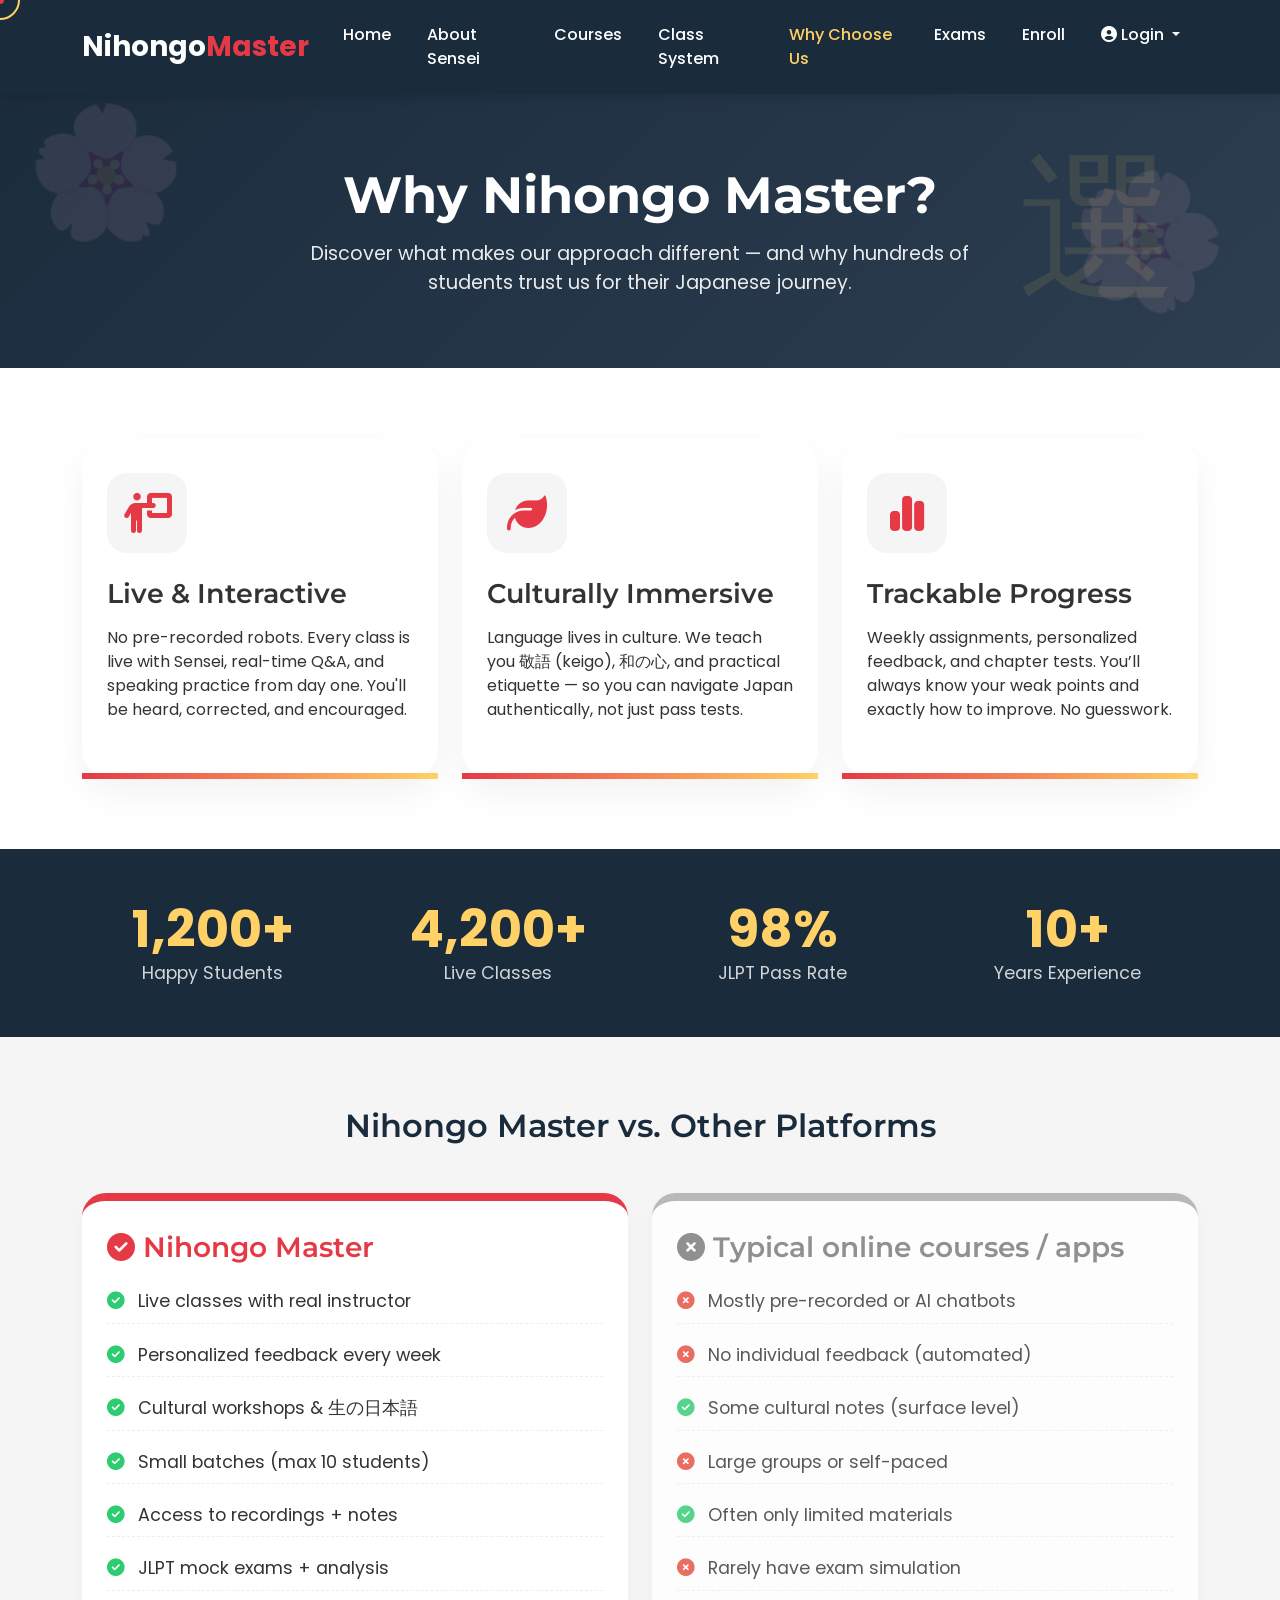
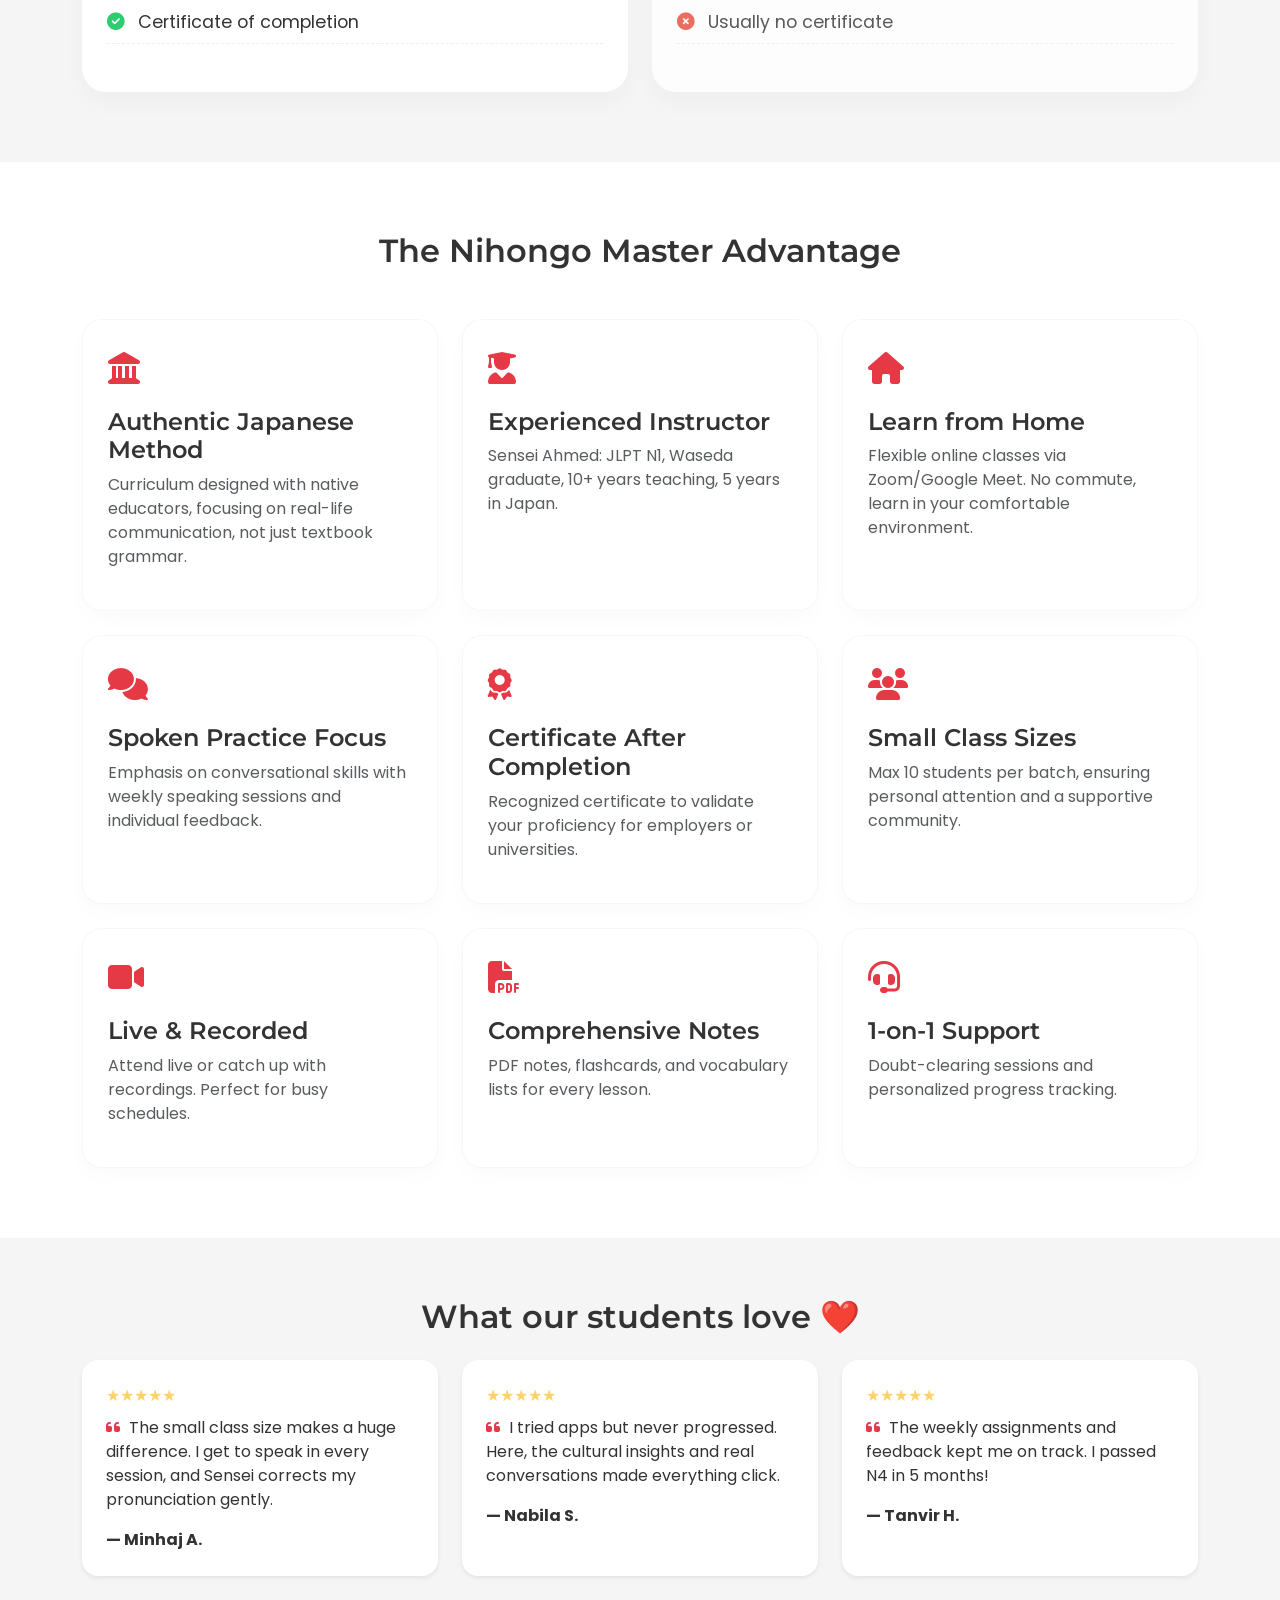
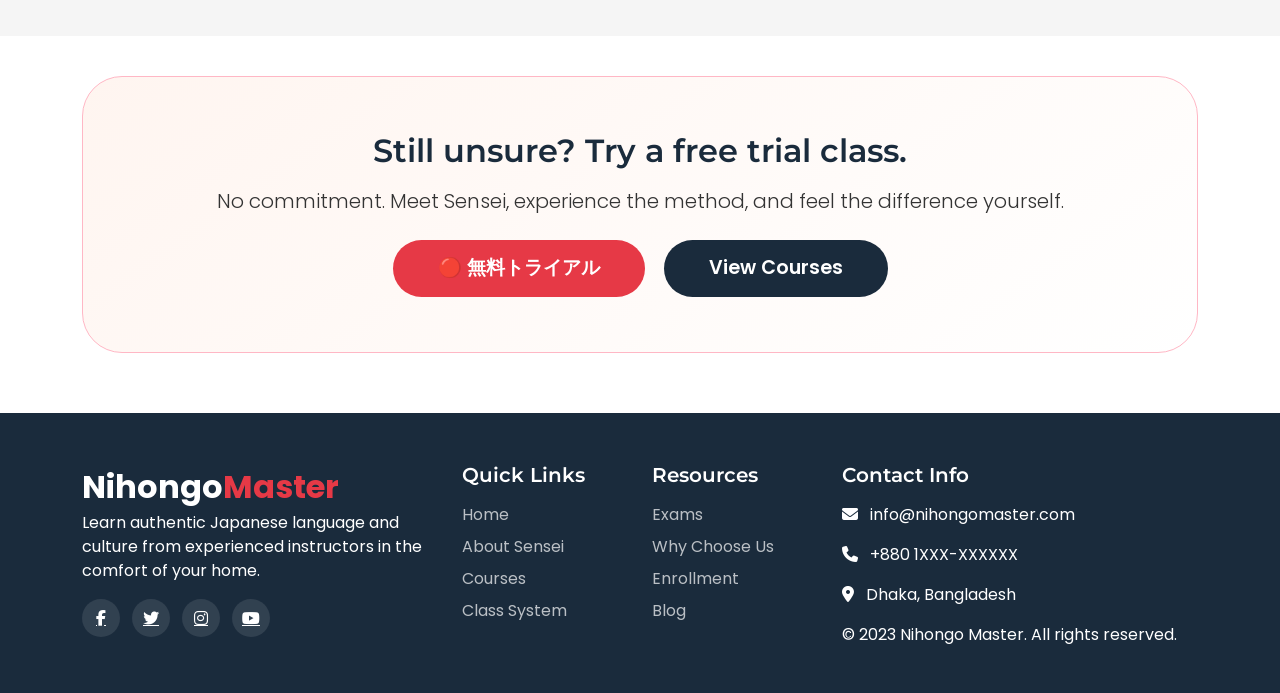
<file: why-us.html>
<!DOCTYPE html>
<html lang="en" data-lang="en">

<head>
    <meta charset="UTF-8">
    <meta name="viewport" content="width=device-width, initial-scale=1.0">
    <link rel="shortcut icon" href="assets/images/favicon-transparent.png" type="image/x-icon">
    <title>Why Choose Us | Nihongo Master</title>
    <!-- Bootstrap 5 -->
    <link href="https://cdn.jsdelivr.net/npm/bootstrap@5.3.0-alpha1/dist/css/bootstrap.min.css" rel="stylesheet">
    <!-- Bootstrap Icons -->
    <link rel="stylesheet" href="https://cdn.jsdelivr.net/npm/bootstrap-icons@1.8.1/font/bootstrap-icons.css">
    <!-- Font Awesome -->
    <link rel="stylesheet" href="https://cdnjs.cloudflare.com/ajax/libs/font-awesome/6.4.0/css/all.min.css">
    <!-- Google Fonts -->
    <link
        href="https://fonts.googleapis.com/css2?family=Montserrat:wght@400;500;600;700&family=Poppins:wght@300;400;500;600&display=swap"
        rel="stylesheet">
    <style>
        :root {
            --deep-navy: #1A2B3C;
            --japanese-red: #E63946;
            --soft-gold: #FFD166;
            --pure-white: #FFFFFF;
            --sakura-pink: #FFB7C5;
            --light-gray: #F5F5F5;
            --medium-gray: #E0E0E0;
            --dark-gray: #333333;
        }

        * {
            margin: 0;
            padding: 0;
            box-sizing: border-box;
        }

        body {
            font-family: 'Poppins', sans-serif;
            color: var(--dark-gray);
            background-color: var(--pure-white);
            overflow-x: hidden;
            position: relative;
        }

        h1,
        h2,
        h3,
        h4,
        h5,
        h6 {
            font-family: 'Montserrat', sans-serif;
            font-weight: 600;
        }

        /* scroll progress bar */
        .scroll-progress {
            position: fixed;
            top: 0;
            left: 0;
            width: 0%;
            height: 4px;
            background: linear-gradient(to right, var(--japanese-red), var(--soft-gold));
            z-index: 10001;
            transition: width 0.1s ease;
        }

        /* custom cursor (light version) */
        .cursor-dot {
            width: 8px;
            height: 8px;
            background-color: var(--japanese-red);
            border-radius: 50%;
            position: fixed;
            pointer-events: none;
            z-index: 10000;
            transform: translate(-50%, -50%);
            transition: opacity 0.3s ease;
        }

        .cursor-border {
            width: 40px;
            height: 40px;
            border: 2px solid var(--soft-gold);
            border-radius: 50%;
            position: fixed;
            pointer-events: none;
            z-index: 9999;
            transform: translate(-50%, -50%);
            transition: all 0.2s ease;
        }

        /* scrollbar */
        ::-webkit-scrollbar {
            width: 10px;
        }

        ::-webkit-scrollbar-track {
            background: var(--light-gray);
            border-radius: 10px;
        }

        ::-webkit-scrollbar-thumb {
            background: linear-gradient(to bottom, var(--japanese-red), var(--deep-navy));
            border-radius: 10px;
        }

        /* =====================================================
   AUTH MODALS - Beautiful Two-Panel Design
   ===================================================== */
        .auth-modal-dialog {
            max-width: 820px;
            margin: 20px auto;
        }

        .auth-modal-dialog-lg {
            max-width: 920px;
        }

        .auth-modal-content {
            border: none;
            border-radius: 20px;
            overflow: hidden;
            display: flex;
            flex-direction: row;
            box-shadow: 0 25px 60px rgba(0, 0, 0, 0.25);
            min-height: 520px;
            position: relative;
        }

        .auth-close-btn {
            position: absolute;
            top: 16px;
            right: 16px;
            width: 32px;
            height: 32px;
            border-radius: 50%;
            background: rgba(255, 255, 255, 0.15);
            border: none;
            color: white;
            font-size: 14px;
            cursor: pointer;
            z-index: 10;
            display: flex;
            align-items: center;
            justify-content: center;
            transition: background 0.3s;
        }

        .auth-close-btn:hover {
            background: rgba(255, 255, 255, 0.3);
        }

        /* Left Decorative Panel */
        .auth-panel-left {
            width: 260px;
            min-width: 260px;
            background: linear-gradient(155deg, var(--japanese-red) 0%, #7d0000 100%);
            padding: 40px 25px;
            display: flex;
            flex-direction: column;
            align-items: center;
            justify-content: center;
            position: relative;
            overflow: hidden;
            text-align: center;
        }

        .signup-panel {
            background: linear-gradient(155deg, #1A2B3C 0%, #0d1b2a 100%);
            justify-content: flex-start;
            padding-top: 50px;
        }

        .auth-panel-kanji {
            position: absolute;
            top: -10px;
            left: -10px;
            font-size: 9rem;
            color: rgba(255, 255, 255, 0.06);
            font-family: 'MS Mincho', serif;
            line-height: 1;
            user-select: none;
        }

        .auth-panel-sakura {
            position: absolute;
            bottom: 20px;
            right: 10px;
            font-size: 5rem;
            opacity: 0.12;
            user-select: none;
        }

        .auth-role-icon {
            width: 80px;
            height: 80px;
            background: rgba(255, 255, 255, 0.15);
            border-radius: 50%;
            display: flex;
            align-items: center;
            justify-content: center;
            font-size: 2rem;
            color: white;
            margin-bottom: 18px;
            backdrop-filter: blur(10px);
            border: 2px solid rgba(255, 255, 255, 0.25);
            box-shadow: 0 8px 25px rgba(0, 0, 0, 0.2);
            transition: transform 0.3s;
        }

        .signup-icon {
            background: rgba(230, 57, 70, 0.3);
            border-color: rgba(230, 57, 70, 0.5);
        }

        .auth-panel-title {
            color: white;
            font-size: 1.5rem;
            font-weight: 700;
            margin-bottom: 6px;
            position: relative;
            z-index: 1;
        }

        .auth-panel-subtitle {
            color: rgba(255, 255, 255, 0.7);
            font-size: 0.85rem;
            margin-bottom: 12px;
            position: relative;
            z-index: 1;
        }

        .auth-role-badge {
            background: rgba(255, 255, 255, 0.2);
            color: white;
            padding: 6px 20px;
            border-radius: 30px;
            font-weight: 600;
            font-size: 0.95rem;
            letter-spacing: 0.5px;
            backdrop-filter: blur(5px);
            border: 1px solid rgba(255, 255, 255, 0.3);
            transition: all 0.3s;
            position: relative;
            z-index: 1;
        }

        .auth-panel-dots {
            display: flex;
            gap: 8px;
            margin-top: 30px;
            position: relative;
            z-index: 1;
        }

        .auth-panel-dots span {
            width: 8px;
            height: 8px;
            border-radius: 50%;
            background: rgba(255, 255, 255, 0.3);
        }

        .auth-panel-dots span:first-child {
            background: rgba(255, 255, 255, 0.8);
            width: 24px;
            border-radius: 4px;
        }

        .auth-side-features {
            margin-top: 25px;
            width: 100%;
            position: relative;
            z-index: 1;
        }

        .auth-side-feature {
            color: rgba(255, 255, 255, 0.8);
            font-size: 0.82rem;
            padding: 7px 0;
            border-bottom: 1px solid rgba(255, 255, 255, 0.1);
            text-align: left;
        }

        .auth-side-feature i {
            color: #06D6A0;
            margin-right: 8px;
        }

        /* Right Form Panel */
        .auth-panel-right {
            flex: 1;
            padding: 40px 36px;
            display: flex;
            flex-direction: column;
            justify-content: center;
            background: white;
        }

        .auth-panel-right-scroll {
            overflow-y: auto;
            max-height: 90vh;
            justify-content: flex-start;
            padding-top: 30px;
        }

        .auth-form-header {
            margin-bottom: 24px;
        }

        .auth-form-header h4 {
            font-size: 1.6rem;
            color: var(--deep-navy);
            font-weight: 700;
            margin-bottom: 4px;
        }

        .auth-form-header p {
            color: #999;
            font-size: 0.88rem;
        }

        /* Input Groups */
        .auth-input-group {
            position: relative;
            margin-bottom: 14px;
        }

        .auth-input-icon {
            position: absolute;
            left: 14px;
            top: 50%;
            transform: translateY(-50%);
            color: #bbb;
            font-size: 0.9rem;
            z-index: 2;
            transition: color 0.3s;
        }

        .auth-input {
            width: 100%;
            border: 2px solid #eee;
            border-radius: 12px;
            padding: 12px 14px 12px 40px;
            font-size: 0.9rem;
            font-family: 'Poppins', sans-serif;
            background: #fafafa;
            color: #333;
            transition: all 0.3s ease;
            outline: none;
        }

        .auth-input:focus {
            border-color: var(--japanese-red);
            background: white;
            box-shadow: 0 0 0 4px rgba(230, 57, 70, 0.08);
        }

        .auth-input:focus~.auth-input-icon,
        .auth-input-group:focus-within .auth-input-icon {
            color: var(--japanese-red);
        }

        .auth-input-toggle {
            position: absolute;
            right: 14px;
            top: 50%;
            transform: translateY(-50%);
            color: #bbb;
            cursor: pointer;
            font-size: 0.9rem;
            z-index: 2;
        }

        .auth-input-toggle:hover {
            color: var(--japanese-red);
        }

        textarea.auth-input {
            resize: none;
            padding-top: 10px;
        }

        .auth-select {
            width: 100%;
            border: 2px solid #eee;
            border-radius: 12px;
            padding: 10px 14px;
            font-size: 0.88rem;
            font-family: 'Poppins', sans-serif;
            background: #fafafa;
            color: #333;
            outline: none;
            transition: all 0.3s;
            appearance: auto;
        }

        .auth-select:focus {
            border-color: var(--japanese-red);
            background: white;
            box-shadow: 0 0 0 4px rgba(230, 57, 70, 0.08);
        }

        /* Role Tabs */
        .auth-role-tabs {
            display: flex;
            gap: 8px;
            margin-bottom: 18px;
            background: #f5f5f5;
            padding: 4px;
            border-radius: 12px;
        }

        .auth-role-tab {
            flex: 1;
            border: none;
            background: transparent;
            padding: 8px 6px;
            border-radius: 10px;
            font-size: 0.78rem;
            font-weight: 600;
            color: #999;
            cursor: pointer;
            transition: all 0.3s;
        }

        .auth-role-tab.active {
            background: var(--japanese-red);
            color: white;
            box-shadow: 0 4px 12px rgba(230, 57, 70, 0.3);
        }

        .auth-role-tab i {
            margin-right: 4px;
        }

        /* Role-specific fields */
        .auth-role-fields {
            background: #fff8f8;
            border-radius: 12px;
            padding: 14px;
            margin-bottom: 14px;
            border-left: 3px solid var(--japanese-red);
        }

        .auth-role-fields-label {
            font-size: 0.82rem;
            font-weight: 600;
            color: var(--japanese-red);
            margin-bottom: 10px;
        }

        /* Remember row */
        .auth-remember-row {
            display: flex;
            justify-content: space-between;
            align-items: center;
            margin-bottom: 18px;
        }

        .auth-checkbox-label {
            display: flex;
            align-items: center;
            gap: 8px;
            font-size: 0.85rem;
            color: #666;
            cursor: pointer;
        }

        .auth-checkbox-label input {
            cursor: pointer;
            accent-color: var(--japanese-red);
        }

        .auth-forgot-link {
            font-size: 0.82rem;
            color: var(--japanese-red);
            text-decoration: none;
            font-weight: 500;
        }

        .auth-forgot-link:hover {
            text-decoration: underline;
        }

        /* Submit button */
        .auth-submit-btn {
            width: 100%;
            background: linear-gradient(135deg, var(--japanese-red) 0%, #c62828 100%);
            color: white;
            border: none;
            border-radius: 12px;
            padding: 13px;
            font-size: 0.95rem;
            font-weight: 600;
            cursor: pointer;
            transition: all 0.3s;
            box-shadow: 0 6px 20px rgba(230, 57, 70, 0.3);
            display: flex;
            align-items: center;
            justify-content: center;
        }

        .auth-submit-btn:hover {
            transform: translateY(-2px);
            box-shadow: 0 10px 28px rgba(230, 57, 70, 0.4);
        }

        .auth-submit-btn:active {
            transform: translateY(0);
        }

        /* Demo credentials */
        .auth-demo-box {
            background: #f9f9f9;
            border-radius: 10px;
            padding: 12px 14px;
            margin-top: 16px;
            border: 1px dashed #ddd;
            font-size: 0.78rem;
        }

        .auth-demo-title {
            color: #888;
            font-weight: 600;
            margin-bottom: 8px;
            font-size: 0.8rem;
        }

        .auth-demo-item {
            color: #666;
            margin-bottom: 4px;
            line-height: 1.5;
        }

        .auth-demo-role {
            display: inline-block;
            padding: 1px 8px;
            border-radius: 20px;
            font-weight: 600;
            font-size: 0.72rem;
            margin-right: 5px;
        }

        .auth-demo-role.student {
            background: #e8f5e9;
            color: #2e7d32;
        }

        .auth-demo-role.teacher {
            background: #e3f2fd;
            color: #1565c0;
        }

        .auth-demo-role.admin {
            background: #fce4ec;
            color: #c62828;
        }

        .auth-switch-text {
            text-align: center;
            margin-top: 16px;
            font-size: 0.85rem;
            color: #888;
        }

        .auth-switch-text a {
            color: var(--japanese-red);
            font-weight: 600;
            text-decoration: none;
        }

        .auth-switch-text a:hover {
            text-decoration: underline;
        }

        /* Responsive modal */
        @media (max-width: 600px) {
            .auth-panel-left {
                display: none;
            }

            .auth-modal-dialog {
                max-width: 96vw;
                margin: 10px auto;
            }

            .auth-panel-right {
                padding: 28px 20px;
            }
        }

        /* =====================================================
   3D CARD ANIMATIONS
   ===================================================== */
        .course-cards-3d {
            perspective: 1200px;
        }

        .course-card {
            background-color: var(--pure-white);
            border-radius: 16px;
            overflow: hidden;
            box-shadow: 0 8px 25px rgba(0, 0, 0, 0.08);
            transition: box-shadow 0.4s ease, transform 0.1s ease;
            height: 100%;
            border-top: 5px solid var(--japanese-red);
            transform-style: preserve-3d;
            will-change: transform;
        }

        .course-card:hover {
            box-shadow: 0 20px 50px rgba(230, 57, 70, 0.2), 0 8px 20px rgba(0, 0, 0, 0.12);
        }

        .course-card .card-3d-shine {
            position: absolute;
            top: 0;
            left: 0;
            right: 0;
            bottom: 0;
            background: linear-gradient(135deg, rgba(255, 255, 255, 0.15) 0%, transparent 60%);
            pointer-events: none;
            opacity: 0;
            transition: opacity 0.3s;
            border-radius: 16px;
            z-index: 5;
        }

        .course-card:hover .card-3d-shine {
            opacity: 1;
        }

        .course-card .course-header {
            position: relative;
            background: linear-gradient(135deg, var(--deep-navy) 0%, #2c3e50 100%);
            color: var(--pure-white);
            padding: 25px 20px;
        }

        .feature-card {
            background-color: rgba(255, 255, 255, 0.05);
            border-radius: 14px;
            padding: 30px 20px;
            text-align: center;
            height: 100%;
            transition: box-shadow 0.4s ease, background 0.3s;
            border: 1px solid rgba(255, 255, 255, 0.1);
            transform-style: preserve-3d;
            will-change: transform;
            position: relative;
            overflow: hidden;
        }

        .feature-card:hover {
            background-color: rgba(255, 255, 255, 0.1);
            box-shadow: 0 20px 40px rgba(0, 0, 0, 0.3), 0 0 0 1px rgba(255, 255, 255, 0.15);
        }

        .feature-card::before {
            content: '';
            position: absolute;
            top: -50%;
            left: -50%;
            width: 200%;
            height: 200%;
            background: radial-gradient(circle, rgba(255, 255, 255, 0.05) 0%, transparent 60%);
            opacity: 0;
            transition: opacity 0.3s;
            pointer-events: none;
        }

        .feature-card:hover::before {
            opacity: 1;
        }

        /* Floating animation for course cards */
        @keyframes floatUp {

            0%,
            100% {
                transform: translateY(0px);
            }

            50% {
                transform: translateY(-6px);
            }
        }

        /* =====================================================
   DASHBOARD STYLES
   ===================================================== */
        .dashboard-overlay {
            position: fixed;
            top: 0;
            left: 0;
            right: 0;
            bottom: 0;
            z-index: 99999;
            background: #f0f2f5;
        }

        .dashboard-wrapper {
            width: 100%;
            height: 100%;
            display: flex;
            flex-direction: column;
        }

        .dashboard-navbar {
            background: var(--deep-navy);
            padding: 0 24px;
            height: 64px;
            display: flex;
            align-items: center;
            justify-content: space-between;
            box-shadow: 0 2px 12px rgba(0, 0, 0, 0.15);
            position: sticky;
            top: 0;
            z-index: 100;
        }

        .teacher-navbar {
            background: #1a3a2a;
        }

        .admin-navbar {
            background: #2a1a2e;
        }

        .dashboard-brand {
            font-size: 1.3rem;
            font-weight: 700;
            color: white;
            font-family: 'Montserrat', sans-serif;
            display: flex;
            align-items: center;
            gap: 10px;
        }

        .dashboard-brand span:first-child {
            color: var(--japanese-red);
        }

        .dashboard-role-badge {
            font-size: 0.7rem;
            padding: 3px 10px;
            border-radius: 20px;
            font-weight: 600;
        }

        .student-badge {
            background: rgba(230, 57, 70, 0.2);
            color: #ff8a80;
        }

        .teacher-badge {
            background: rgba(6, 214, 160, 0.2);
            color: #80ffcf;
        }

        .admin-badge {
            background: rgba(187, 134, 252, 0.2);
            color: #cf9fff;
        }

        .dashboard-nav-right {
            display: flex;
            align-items: center;
            gap: 12px;
            color: white;
            font-size: 0.9rem;
        }

        .dashboard-avatar {
            width: 36px;
            height: 36px;
            background: var(--japanese-red);
            border-radius: 50%;
            display: flex;
            align-items: center;
            justify-content: center;
            font-weight: 700;
            font-size: 1rem;
            color: white;
        }

        .teacher-av {
            background: #2D6A4F;
        }

        .admin-av {
            background: #7209B7;
        }

        .dashboard-logout-btn {
            background: rgba(255, 255, 255, 0.1);
            border: 1px solid rgba(255, 255, 255, 0.15);
            color: rgba(255, 255, 255, 0.8);
            padding: 6px 14px;
            border-radius: 8px;
            font-size: 0.8rem;
            cursor: pointer;
            transition: all 0.2s;
        }

        .dashboard-logout-btn:hover {
            background: rgba(230, 57, 70, 0.3);
            color: white;
        }

        .dashboard-body {
            flex: 1;
            display: flex;
            overflow: hidden;
        }

        .dashboard-sidebar {
            width: 220px;
            min-width: 220px;
            background: white;
            box-shadow: 2px 0 12px rgba(0, 0, 0, 0.05);
            overflow-y: auto;
            padding: 20px 0;
        }

        .teacher-sidebar {
            background: #f8fff8;
        }

        .admin-sidebar {
            background: #fdf8ff;
        }

        .sidebar-menu {
            display: flex;
            flex-direction: column;
        }

        .sidebar-item {
            display: flex;
            align-items: center;
            gap: 12px;
            padding: 12px 20px;
            color: #666;
            text-decoration: none;
            font-size: 0.88rem;
            font-weight: 500;
            transition: all 0.2s;
            border-left: 3px solid transparent;
        }

        .sidebar-item i {
            width: 18px;
            text-align: center;
        }

        .sidebar-item:hover {
            color: var(--japanese-red);
            background: #fff8f8;
        }

        .sidebar-item.active {
            color: var(--japanese-red);
            background: #fff0f0;
            border-left-color: var(--japanese-red);
            font-weight: 600;
        }

        .dashboard-main {
            flex: 1;
            overflow-y: auto;
            padding: 28px 24px;
        }

        .dashboard-welcome {
            background: linear-gradient(135deg, var(--deep-navy) 0%, #2c3e50 100%);
            border-radius: 16px;
            padding: 24px 28px;
            color: white;
            margin-bottom: 24px;
            display: flex;
            justify-content: space-between;
            align-items: center;
            position: relative;
            overflow: hidden;
        }

        .teacher-welcome {
            background: linear-gradient(135deg, #1a3a2a 0%, #2d6a4f 100%);
        }

        .admin-welcome {
            background: linear-gradient(135deg, #2a1a2e 0%, #6a1a7a 100%);
        }

        .dashboard-welcome h2 {
            font-size: 1.4rem;
            margin-bottom: 4px;
        }

        .dashboard-welcome p {
            opacity: 0.7;
            font-size: 0.88rem;
            margin: 0;
        }

        .dashboard-kanji-deco {
            font-size: 6rem;
            font-family: 'MS Mincho', serif;
            color: rgba(255, 255, 255, 0.06);
            line-height: 1;
            user-select: none;
        }

        /* Stat Cards */
        .dash-stat-card {
            background: white;
            border-radius: 14px;
            padding: 20px;
            display: flex;
            align-items: center;
            gap: 16px;
            box-shadow: 0 4px 16px rgba(0, 0, 0, 0.06);
            border-left: 4px solid var(--card-color);
            transition: transform 0.2s, box-shadow 0.2s;
        }

        .dash-stat-card:hover {
            transform: translateY(-3px);
            box-shadow: 0 8px 24px rgba(0, 0, 0, 0.1);
        }

        .dash-stat-icon {
            width: 48px;
            height: 48px;
            background: var(--card-color);
            border-radius: 12px;
            display: flex;
            align-items: center;
            justify-content: center;
            color: white;
            font-size: 1.2rem;
            opacity: 0.9;
        }

        .dash-stat-num {
            font-size: 1.6rem;
            font-weight: 700;
            color: var(--deep-navy);
            line-height: 1;
        }

        .dash-stat-label {
            font-size: 0.78rem;
            color: #999;
            margin-top: 2px;
        }

        /* Dash Cards */
        .dash-card {
            background: white;
            border-radius: 14px;
            padding: 20px;
            box-shadow: 0 4px 16px rgba(0, 0, 0, 0.06);
            height: 100%;
        }

        .dash-card-header {
            font-weight: 600;
            font-size: 0.95rem;
            color: var(--deep-navy);
            margin-bottom: 16px;
            padding-bottom: 10px;
            border-bottom: 2px solid #f5f5f5;
        }

        .dash-course-item {
            display: flex;
            gap: 14px;
            align-items: flex-start;
            padding: 10px 0;
            border-bottom: 1px solid #f5f5f5;
        }

        .dash-course-item:last-child {
            border-bottom: none;
        }

        .dash-course-icon {
            font-size: 2rem;
        }

        .dash-course-info {
            flex: 1;
        }

        .dash-course-title {
            font-weight: 600;
            font-size: 0.9rem;
            margin-bottom: 6px;
        }

        .dash-schedule-item {
            display: flex;
            gap: 12px;
            padding: 10px 0;
            font-size: 0.85rem;
            border-bottom: 1px solid #f5f5f5;
            align-items: center;
        }

        .dash-schedule-item:last-child {
            border-bottom: none;
        }

        .dash-time {
            background: #f5f5f5;
            padding: 2px 8px;
            border-radius: 6px;
            font-size: 0.78rem;
            font-weight: 600;
            white-space: nowrap;
            color: var(--japanese-red);
        }

        .dash-student-item {
            display: flex;
            align-items: center;
            gap: 12px;
            padding: 10px 0;
            border-bottom: 1px solid #f5f5f5;
            font-size: 0.85rem;
        }

        .dash-student-item:last-child {
            border-bottom: none;
        }

        .dash-student-av {
            width: 36px;
            height: 36px;
            border-radius: 50%;
            color: white;
            display: flex;
            align-items: center;
            justify-content: center;
            font-weight: 700;
            font-size: 0.9rem;
            flex-shrink: 0;
        }

        .dash-student-item> :nth-child(3) {
            margin-left: auto;
        }

        .dash-badge-active {
            background: #e8f5e9;
            color: #2e7d32;
            padding: 2px 10px;
            border-radius: 20px;
            font-size: 0.75rem;
            font-weight: 600;
        }

        .dash-badge-pending {
            background: #fff8e1;
            color: #f57f17;
            padding: 2px 10px;
            border-radius: 20px;
            font-size: 0.75rem;
            font-weight: 600;
        }

        .dash-table-wrap {
            overflow-x: auto;
        }

        .dash-table {
            width: 100%;
            border-collapse: collapse;
            font-size: 0.83rem;
        }

        .dash-table th {
            background: #f8f9fa;
            padding: 8px 12px;
            text-align: left;
            font-size: 0.78rem;
            color: #999;
            border-bottom: 2px solid #eee;
        }

        .dash-table td {
            padding: 10px 12px;
            border-bottom: 1px solid #f5f5f5;
            vertical-align: middle;
        }

        .dash-quick-action {
            display: flex;
            align-items: center;
            gap: 10px;
            padding: 12px;
            border-radius: 10px;
            font-size: 0.85rem;
            color: #555;
            cursor: pointer;
            transition: all 0.2s;
            margin-bottom: 6px;
            border: 1px solid #eee;
        }

        .dash-quick-action:hover {
            background: #fff0f0;
            color: var(--japanese-red);
            border-color: rgba(230, 57, 70, 0.2);
        }

        .dash-quick-action i {
            color: var(--japanese-red);
            width: 18px;
            text-align: center;
        }

        /* Dashboard responsive */
        @media (max-width: 768px) {
            .dashboard-sidebar {
                display: none;
            }

            .dashboard-main {
                padding: 16px;
            }
        }

        /* navbar */
        .navbar {
            background-color: var(--deep-navy);
            padding: 15px 0;
            box-shadow: 0 4px 12px rgba(0, 0, 0, 0.1);
            transition: all 0.3s ease;
        }

        .navbar-brand {
            font-weight: 700;
            font-size: 28px;
            color: var(--pure-white) !important;
        }

        .navbar-brand span {
            color: var(--japanese-red);
        }

        .nav-link {
            color: var(--pure-white) !important;
            font-weight: 500;
            margin: 0 10px;
            transition: color 0.3s ease;
        }

        .nav-link:hover,
        .nav-link.active {
            color: var(--soft-gold) !important;
        }

        .navbar-scrolled {
            padding: 10px 0;
            background-color: rgba(26, 43, 60, 0.95);
            backdrop-filter: blur(5px);
        }

        /* page header */
        .page-header {
            background: linear-gradient(135deg, var(--deep-navy) 0%, #2c3e50 100%);
            color: var(--pure-white);
            padding: 140px 0 70px;
            text-align: center;
            position: relative;
            overflow: hidden;
        }

        .page-header h1 {
            font-size: 3.2rem;
            font-weight: 700;
            margin-bottom: 15px;
        }

        .page-header .subhead {
            font-size: 1.2rem;
            opacity: 0.9;
            max-width: 700px;
            margin: 0 auto;
        }

        .japanese-bg-element {
            position: absolute;
            opacity: 0.1;
            z-index: 1;
            font-size: 8rem;
        }

        .sakura-left {
            top: 15%;
            left: 2%;
            color: var(--sakura-pink);
        }

        .sakura-right {
            bottom: 10%;
            right: 4%;
            color: var(--sakura-pink);
            transform: rotate(15deg);
        }

        .kanji-bg {
            top: 25%;
            right: 8%;
            font-size: 10rem;
            color: var(--soft-gold);
            font-family: 'MS Mincho', serif;
            content: "選";
        }

        /* why us cards / features */
        .feature-block {
            padding: 70px 0;
        }

        .feature-card-large {
            background: white;
            border-radius: 30px;
            padding: 35px 25px;
            box-shadow: 0 15px 35px rgba(0, 0, 0, 0.05);
            height: 100%;
            transition: all 0.3s ease;
            border-bottom: 6px solid transparent;
            border-image: linear-gradient(90deg, var(--japanese-red), var(--soft-gold));
            border-image-slice: 1;
        }

        .feature-card-large:hover {
            transform: translateY(-12px);
            box-shadow: 0 25px 45px rgba(230, 57, 70, 0.12);
        }

        .feature-icon-lg {
            width: 80px;
            height: 80px;
            background: var(--light-gray);
            border-radius: 20px;
            display: flex;
            align-items: center;
            justify-content: center;
            margin-bottom: 25px;
            font-size: 2.5rem;
            color: var(--japanese-red);
            transition: 0.3s;
        }

        .feature-card-large:hover .feature-icon-lg {
            background: var(--japanese-red);
            color: white;
        }

        .feature-title {
            font-size: 1.7rem;
            margin-bottom: 15px;
        }

        /* comparison table */
        .comparison-section {
            background-color: var(--light-gray);
            padding: 70px 0;
        }

        .comp-card {
            background: white;
            border-radius: 24px;
            padding: 30px 25px;
            height: 100%;
            box-shadow: 0 10px 25px rgba(0, 0, 0, 0.03);
        }

        .comp-card.ours {
            border-top: 8px solid var(--japanese-red);
        }

        .comp-card.others {
            border-top: 8px solid #aaa;
            opacity: 0.8;
        }

        .check-yes {
            color: #2ecc71;
            font-weight: 600;
        }

        .check-no {
            color: #e74c3c;
        }

        .comp-list {
            list-style: none;
            padding: 0;
        }

        .comp-list li {
            margin-bottom: 18px;
            font-size: 1.1rem;
            border-bottom: 1px dashed #eee;
            padding-bottom: 8px;
        }

        /* numbers / stats */
        .stats-section {
            background: var(--deep-navy);
            color: white;
            padding: 50px 0;
        }

        .stat-item {
            text-align: center;
        }

        .stat-number {
            font-size: 3.2rem;
            font-weight: 700;
            color: var(--soft-gold);
            line-height: 1.2;
        }

        .stat-label {
            font-size: 1.1rem;
            opacity: 0.8;
        }

        /* usp detailed grid */
        .usp-detailed {
            padding: 70px 0;
        }

        .usp-mini-card {
            background: white;
            border-radius: 20px;
            padding: 25px;
            height: 100%;
            box-shadow: 0 8px 20px rgba(0, 0, 0, 0.02);
            border: 1px solid rgba(0, 0, 0, 0.03);
            transition: 0.2s;
        }

        .usp-mini-card:hover {
            border-color: var(--soft-gold);
        }

        .usp-mini-icon {
            color: var(--japanese-red);
            font-size: 2rem;
            margin-bottom: 15px;
        }

        /* cta banner */
        .cta-banner {
            background: linear-gradient(145deg, #fff5f0, #ffffff);
            border-radius: 40px;
            padding: 55px 40px;
            margin: 40px 0;
            border: 1px solid var(--sakura-pink);
            text-align: center;
        }

        .btn-custom {
            background: var(--japanese-red);
            color: white;
            border-radius: 50px;
            padding: 14px 45px;
            font-weight: 600;
            font-size: 1.2rem;
            border: none;
            transition: 0.3s;
            display: inline-block;
            text-decoration: none;
        }

        .btn-custom:hover {
            background: var(--deep-navy);
            color: white;
            transform: translateY(-4px);
            box-shadow: 0 12px 25px rgba(230, 57, 70, 0.4);
        }

        /* footer */
        footer {
            background-color: var(--deep-navy);
            color: var(--pure-white);
            padding: 50px 0 30px;
            margin-top: 60px;
        }

        .footer-logo {
            font-size: 2rem;
            font-weight: 700;
            color: var(--pure-white);
        }

        .footer-logo span {
            color: var(--japanese-red);
        }

        .footer-link {
            color: rgba(255, 255, 255, 0.7);
            text-decoration: none;
            display: block;
            margin-bottom: 8px;
            transition: color 0.3s;
        }

        .footer-link:hover {
            color: var(--soft-gold);
        }

        .social-icon {
            display: inline-flex;
            align-items: center;
            justify-content: center;
            width: 38px;
            height: 38px;
            background: rgba(255, 255, 255, 0.1);
            border-radius: 50%;
            color: white;
            margin-right: 8px;
            transition: 0.3s;
        }

        .social-icon:hover {
            background: var(--japanese-red);
            transform: translateY(-4px);
        }

        /* back to top */
        .back-to-top {
            position: fixed;
            bottom: 30px;
            right: 30px;
            z-index: 99;
            width: 55px;
            height: 55px;
            border-radius: 50%;
            background: var(--japanese-red);
            color: white;
            display: flex;
            align-items: center;
            justify-content: center;
            font-size: 1.6rem;
            box-shadow: 0 6px 15px rgba(230, 57, 70, 0.3);
            transition: 0.3s;
            cursor: pointer;
            border: none;
            opacity: 0;
            visibility: hidden;
        }

        .back-to-top.active {
            opacity: 1;
            visibility: visible;
        }

        .back-to-top:hover {
            background: var(--deep-navy);
            transform: translateY(-5px);
        }

        @media (max-width: 768px) {

            .cursor-dot,
            .cursor-border {
                display: none;
            }

            .page-header h1 {
                font-size: 2.5rem;
            }
        }

        @media (max-width: 576px) {

            .cursor-dot,
            .cursor-border {
                display: none;
            }

            .page-header {
                padding: 120px 0 60px;
            }

            .btn-custom {
                display: inline-block;
                padding: 12px 30px;
                margin-bottom: 10px;
                font-size: 1rem;
            }
        }
    </style>
</head>

<body>
    <!-- Scroll Progress Bar -->
    <div class="scroll-progress"></div>

    <!-- Custom Cursor -->
    <div class="cursor-dot"></div>
    <div class="cursor-border"></div>

    <!-- Scroll to Top Button -->
    <div class="scroll-to-top">
        <i class="fas fa-chevron-up"></i>
    </div>

    <!-- Login Modal -->
    <div class="modal fade" id="loginModal" tabindex="-1" aria-labelledby="loginModalLabel" aria-hidden="true">
        <div class="modal-dialog modal-dialog-centered auth-modal-dialog">
            <div class="modal-content auth-modal-content">
                <button type="button" class="auth-close-btn" data-bs-dismiss="modal" aria-label="Close">
                    <i class="fas fa-times"></i>
                </button>
                <!-- Left Decorative Panel -->
                <div class="auth-panel-left" id="loginPanelLeft">
                    <div class="auth-panel-kanji">日</div>
                    <div class="auth-panel-sakura">🌸</div>
                    <div class="auth-role-icon" id="loginRoleIcon">
                        <i class="fas fa-graduation-cap"></i>
                    </div>
                    <h3 class="auth-panel-title">Welcome Back!</h3>
                    <p class="auth-panel-subtitle">Login as</p>
                    <div class="auth-role-badge" id="loginRoleBadge">Student</div>
                    <div class="auth-panel-dots">
                        <span></span><span></span><span></span>
                    </div>
                </div>
                <!-- Right Form Panel -->
                <div class="auth-panel-right">
                    <div class="auth-form-header">
                        <h4>Sign In</h4>
                        <p>Enter your credentials to continue</p>
                    </div>
                    <form id="loginForm">
                        <div class="auth-input-group">
                            <span class="auth-input-icon"><i class="fas fa-envelope"></i></span>
                            <input type="email" class="auth-input" id="loginEmail" placeholder="Email Address" required>
                        </div>
                        <div class="auth-input-group">
                            <span class="auth-input-icon"><i class="fas fa-lock"></i></span>
                            <input type="password" class="auth-input" id="loginPassword" placeholder="Password"
                                required>
                            <span class="auth-input-toggle" onclick="togglePassword('loginPassword', this)">
                                <i class="fas fa-eye"></i>
                            </span>
                        </div>
                        <div class="auth-remember-row">
                            <label class="auth-checkbox-label">
                                <input type="checkbox" id="rememberMe">
                                <span>Remember me</span>
                            </label>
                            <a href="#" class="auth-forgot-link">Forgot Password?</a>
                        </div>
                        <button type="submit" class="auth-submit-btn">
                            <span>Login</span> <i class="fas fa-arrow-right ms-2"></i>
                        </button>
                    </form>
                    <!-- Demo Credentials -->
                    <div class="auth-demo-box">
                        <div class="auth-demo-title"><i class="fas fa-info-circle me-1"></i> Demo Credentials</div>
                        <div class="auth-demo-item"><span class="auth-demo-role student">Student</span>
                            student@example.com / student123</div>
                        <div class="auth-demo-item"><span class="auth-demo-role teacher">Teacher</span>
                            teacher@example.com / teacher123</div>
                        <div class="auth-demo-item"><span class="auth-demo-role admin">Admin</span> admin@example.com /
                            admin123</div>
                    </div>
                    <div class="auth-switch-text">
                        Don't have an account?
                        <a href="#" data-bs-toggle="modal" data-bs-target="#signupModal" data-bs-dismiss="modal">Sign
                            Up</a>
                    </div>
                </div>
            </div>
        </div>
    </div>

    <!-- Hidden role tracker for JS compatibility -->
    <span id="selectedRole" style="display:none">Student</span>

    <!-- Signup Modal -->
    <div class="modal fade" id="signupModal" tabindex="-1" aria-labelledby="signupModalLabel" aria-hidden="true">
        <div class="modal-dialog modal-dialog-centered auth-modal-dialog auth-modal-dialog-lg">
            <div class="modal-content auth-modal-content">
                <button type="button" class="auth-close-btn" data-bs-dismiss="modal" aria-label="Close">
                    <i class="fas fa-times"></i>
                </button>
                <!-- Left Decorative Panel -->
                <div class="auth-panel-left signup-panel">
                    <div class="auth-panel-kanji">語</div>
                    <div class="auth-panel-sakura">🌸</div>
                    <div class="auth-role-icon signup-icon">
                        <i class="fas fa-user-plus"></i>
                    </div>
                    <h3 class="auth-panel-title">Join Us!</h3>
                    <p class="auth-panel-subtitle">Start your Japanese journey today</p>
                    <div class="auth-panel-dots">
                        <span></span><span></span><span></span>
                    </div>
                    <div class="auth-side-features">
                        <div class="auth-side-feature"><i class="fas fa-check-circle"></i> Free Trial Class</div>
                        <div class="auth-side-feature"><i class="fas fa-check-circle"></i> Expert Instructors</div>
                        <div class="auth-side-feature"><i class="fas fa-check-circle"></i> Certificate Awarded</div>
                    </div>
                </div>
                <!-- Right Form Panel -->
                <div class="auth-panel-right auth-panel-right-scroll">
                    <div class="auth-form-header">
                        <h4>Create Account</h4>
                        <p>Fill in your details to get started</p>
                    </div>
                    <form id="signupForm">
                        <!-- Role Tabs -->
                        <div class="auth-role-tabs">
                            <button type="button" class="auth-role-tab active" data-role="student">
                                <i class="fas fa-graduation-cap"></i> Student
                            </button>
                            <button type="button" class="auth-role-tab" data-role="teacher">
                                <i class="fas fa-chalkboard-teacher"></i> Teacher
                            </button>
                            <button type="button" class="auth-role-tab" data-role="admin">
                                <i class="fas fa-user-shield"></i> Admin
                            </button>
                        </div>
                        <select class="d-none" id="signupRole" required>
                            <option value="student" selected>Student</option>
                            <option value="teacher">Teacher</option>
                            <option value="admin">Admin</option>
                        </select>

                        <div class="row g-2 mb-0">
                            <div class="col-6">
                                <div class="auth-input-group">
                                    <span class="auth-input-icon"><i class="fas fa-user"></i></span>
                                    <input type="text" class="auth-input" id="firstName" placeholder="First Name"
                                        required>
                                </div>
                            </div>
                            <div class="col-6">
                                <div class="auth-input-group">
                                    <span class="auth-input-icon"><i class="fas fa-user"></i></span>
                                    <input type="text" class="auth-input" id="lastName" placeholder="Last Name"
                                        required>
                                </div>
                            </div>
                        </div>
                        <div class="auth-input-group">
                            <span class="auth-input-icon"><i class="fas fa-envelope"></i></span>
                            <input type="email" class="auth-input" id="signupEmail" placeholder="Email Address"
                                required>
                        </div>
                        <div class="auth-input-group">
                            <span class="auth-input-icon"><i class="fas fa-phone"></i></span>
                            <input type="tel" class="auth-input" id="signupPhone" placeholder="Phone Number" required>
                        </div>
                        <div class="row g-2 mb-0">
                            <div class="col-6">
                                <div class="auth-input-group">
                                    <span class="auth-input-icon"><i class="fas fa-lock"></i></span>
                                    <input type="password" class="auth-input" id="signupPassword" placeholder="Password"
                                        required>
                                </div>
                            </div>
                            <div class="col-6">
                                <div class="auth-input-group">
                                    <span class="auth-input-icon"><i class="fas fa-lock"></i></span>
                                    <input type="password" class="auth-input" id="confirmPassword"
                                        placeholder="Confirm Password" required>
                                </div>
                            </div>
                        </div>

                        <!-- Student-specific fields -->
                        <div id="studentFields" class="auth-role-fields">
                            <div class="auth-role-fields-label"><i class="fas fa-graduation-cap me-1"></i> Student
                                Details</div>
                            <div class="row g-2">
                                <div class="col-6">
                                    <select class="auth-select" id="studentLevel">
                                        <option value="beginner">Beginner (No experience)</option>
                                        <option value="beginner2">Some Hiragana/Katakana</option>
                                        <option value="intermediate">Intermediate</option>
                                        <option value="advanced">Advanced (JLPT N3+)</option>
                                    </select>
                                </div>
                                <div class="col-6">
                                    <select class="auth-select" id="studentCourse">
                                        <option value="beginner">Beginner Japanese</option>
                                        <option value="intermediate">Intermediate Japanese</option>
                                        <option value="advanced">Conversational Mastery</option>
                                    </select>
                                </div>
                            </div>
                        </div>

                        <!-- Teacher-specific fields -->
                        <div id="teacherFields" class="auth-role-fields" style="display:none">
                            <div class="auth-role-fields-label"><i class="fas fa-chalkboard-teacher me-1"></i> Teacher
                                Details</div>
                            <div class="row g-2">
                                <div class="col-6">
                                    <div class="auth-input-group mb-0">
                                        <span class="auth-input-icon"><i class="fas fa-certificate"></i></span>
                                        <input type="text" class="auth-input" id="teacherQualification"
                                            placeholder="Qualification (e.g. JLPT N1)">
                                    </div>
                                </div>
                                <div class="col-6">
                                    <select class="auth-select" id="teacherSpecialization">
                                        <option value="beginner">Beginner Level</option>
                                        <option value="intermediate">Intermediate</option>
                                        <option value="advanced">Advanced</option>
                                        <option value="jlpt">JLPT Prep</option>
                                    </select>
                                </div>
                            </div>
                            <div class="auth-input-group mt-2">
                                <span class="auth-input-icon" style="top:12px"><i class="fas fa-pen"></i></span>
                                <textarea class="auth-input" id="teacherBio" rows="2"
                                    placeholder="Short bio about your teaching experience..."></textarea>
                            </div>
                        </div>

                        <!-- Admin-specific fields -->
                        <div id="adminFields" class="auth-role-fields" style="display:none">
                            <div class="auth-role-fields-label"><i class="fas fa-user-shield me-1"></i> Admin Details
                            </div>
                            <div class="auth-input-group">
                                <span class="auth-input-icon"><i class="fas fa-building"></i></span>
                                <input type="text" class="auth-input" id="adminDepartment" value="Administration"
                                    readonly>
                            </div>
                            <small class="text-muted d-block mt-1 mb-2">Admin accounts require approval from super
                                admin</small>
                        </div>

                        <label class="auth-checkbox-label mt-2">
                            <input type="checkbox" id="termsAgree" required>
                            <span>I agree to the <a href="#">Terms</a> and <a href="#">Privacy Policy</a></span>
                        </label>
                        <button type="submit" class="auth-submit-btn mt-2">
                            <span>Create Account</span> <i class="fas fa-arrow-right ms-2"></i>
                        </button>
                    </form>
                    <div class="auth-switch-text">
                        Already have an account?
                        <a href="#" data-bs-toggle="modal" data-bs-target="#loginModal"
                            data-bs-dismiss="modal">Login</a>
                    </div>
                </div>
            </div>
        </div>
    </div>

    <!-- navbar (same as home, with active state) -->
    <nav class="navbar navbar-expand-lg navbar-dark fixed-top">
        <div class="container">
            <a class="navbar-brand" href="index.html">Nihongo<span>Master</span></a>
            <button class="navbar-toggler" type="button" data-bs-toggle="collapse" data-bs-target="#navbarNav">
                <span class="navbar-toggler-icon"></span>
            </button>
            <div class="collapse navbar-collapse" id="navbarNav">
                <ul class="navbar-nav ms-auto">
                    <li class="nav-item">
                        <a class="nav-link" href="index.html">Home</a>
                    </li>
                    <li class="nav-item">
                        <a class="nav-link" href="sensei.html">About Sensei</a>
                    </li>
                    <li class="nav-item">
                        <a class="nav-link" href="courses.html">Courses</a>
                    </li>
                    <li class="nav-item">
                        <a class="nav-link" href="class-system.html">Class System</a>
                    </li>
                    <li class="nav-item">
                        <a class="nav-link active" href="why-us.html">Why Choose Us</a>
                    </li>
                    <li class="nav-item">
                        <a class="nav-link" href="exams.html">Exams</a>
                    </li>
                    <li class="nav-item">
                        <a class="nav-link" href="enroll.html">Enroll</a>
                    </li>
                    <!-- Login Dropdown -->
                    <li class="nav-item dropdown">
                        <a class="nav-link dropdown-toggle" href="#" id="loginDropdown" role="button"
                            data-bs-toggle="dropdown" aria-expanded="false">
                            <i class="fas fa-user-circle"></i> Login
                        </a>
                        <ul class="dropdown-menu dropdown-menu-end" aria-labelledby="loginDropdown">
                            <li>
                                <h6 class="dropdown-header">Login as</h6>
                            </li>
                            <li><a class="dropdown-item" href="#" data-bs-toggle="modal" data-bs-target="#loginModal"
                                    data-role="student"><i class="fas fa-graduation-cap me-2"></i>Student</a></li>
                            <li><a class="dropdown-item" href="#" data-bs-toggle="modal" data-bs-target="#loginModal"
                                    data-role="teacher"><i class="fas fa-chalkboard-teacher me-2"></i>Teacher</a></li>
                            <li><a class="dropdown-item" href="#" data-bs-toggle="modal" data-bs-target="#loginModal"
                                    data-role="admin"><i class="fas fa-user-shield me-2"></i>Admin</a></li>
                            <li>
                                <hr class="dropdown-divider">
                            </li>
                            <li><a class="dropdown-item" href="#" data-bs-toggle="modal"
                                    data-bs-target="#signupModal"><i class="fas fa-user-plus me-2"></i>Sign Up</a></li>
                        </ul>
                    </li>
                </ul>
            </div>
        </div>
    </nav>

    <!-- page header -->
    <div class="page-header">
        <div class="japanese-bg-element sakura-left">🌸</div>
        <div class="japanese-bg-element sakura-right">🌸</div>
        <div class="japanese-bg-element kanji-bg">選</div>
        <div class="container position-relative" style="z-index:3;">
            <h1>Why Nihongo Master?</h1>
            <div class="subhead">Discover what makes our approach different — and why hundreds of students trust us for
                their Japanese journey.</div>
        </div>
    </div>

    <!-- feature highlights (three core pillars) -->
    <section class="feature-block">
        <div class="container">
            <div class="row g-4">
                <div class="col-lg-4">
                    <div class="feature-card-large">
                        <div class="feature-icon-lg"><i class="fas fa-person-chalkboard"></i></div>
                        <h3 class="feature-title">Live & Interactive</h3>
                        <p>No pre-recorded robots. Every class is live with Sensei, real-time Q&A, and speaking practice
                            from day one. You'll be heard, corrected, and encouraged.</p>
                    </div>
                </div>
                <div class="col-lg-4">
                    <div class="feature-card-large">
                        <div class="feature-icon-lg"><i class="fas fa-leaf"></i></div>
                        <h3 class="feature-title">Culturally Immersive</h3>
                        <p>Language lives in culture. We teach you 敬語 (keigo), 和の心, and practical etiquette — so you can
                            navigate Japan authentically, not just pass tests.</p>
                    </div>
                </div>
                <div class="col-lg-4">
                    <div class="feature-card-large">
                        <div class="feature-icon-lg"><i class="fas fa-chart-simple"></i></div>
                        <h3 class="feature-title">Trackable Progress</h3>
                        <p>Weekly assignments, personalized feedback, and chapter tests. You’ll always know your weak
                            points and exactly how to improve. No guesswork.</p>
                    </div>
                </div>
            </div>
        </div>
    </section>

    <!-- stats / numbers -->
    <section class="stats-section">
        <div class="container">
            <div class="row g-4">
                <div class="col-md-3 col-6">
                    <div class="stat-item">
                        <div class="stat-number">1,200+</div>
                        <div class="stat-label">Happy Students</div>
                    </div>
                </div>
                <div class="col-md-3 col-6">
                    <div class="stat-item">
                        <div class="stat-number">4,200+</div>
                        <div class="stat-label">Live Classes</div>
                    </div>
                </div>
                <div class="col-md-3 col-6">
                    <div class="stat-item">
                        <div class="stat-number">98%</div>
                        <div class="stat-label">JLPT Pass Rate</div>
                    </div>
                </div>
                <div class="col-md-3 col-6">
                    <div class="stat-item">
                        <div class="stat-number">10+</div>
                        <div class="stat-label">Years Experience</div>
                    </div>
                </div>
            </div>
        </div>
    </section>

    <!-- comparison: us vs others -->
    <section class="comparison-section">
        <div class="container">
            <h2 class="text-center mb-5" style="color: var(--deep-navy);">Nihongo Master vs. Other Platforms</h2>
            <div class="row g-4">
                <div class="col-md-6">
                    <div class="comp-card ours">
                        <h3 class="mb-4" style="color: var(--japanese-red);"><i
                                class="fas fa-check-circle me-2"></i>Nihongo Master</h3>
                        <ul class="comp-list">
                            <li><i class="fas fa-check-circle check-yes me-2"></i> Live classes with real instructor
                            </li>
                            <li><i class="fas fa-check-circle check-yes me-2"></i> Personalized feedback every week</li>
                            <li><i class="fas fa-check-circle check-yes me-2"></i> Cultural workshops & 生の日本語</li>
                            <li><i class="fas fa-check-circle check-yes me-2"></i> Small batches (max 10 students)</li>
                            <li><i class="fas fa-check-circle check-yes me-2"></i> Access to recordings + notes</li>
                            <li><i class="fas fa-check-circle check-yes me-2"></i> JLPT mock exams + analysis</li>
                            <li><i class="fas fa-check-circle check-yes me-2"></i> Certificate of completion</li>
                        </ul>
                    </div>
                </div>
                <div class="col-md-6">
                    <div class="comp-card others">
                        <h3 class="mb-4" style="color: #777;"><i class="fas fa-times-circle me-2"></i>Typical online
                            courses / apps</h3>
                        <ul class="comp-list">
                            <li><i class="fas fa-times-circle check-no me-2"></i> Mostly pre-recorded or AI chatbots
                            </li>
                            <li><i class="fas fa-times-circle check-no me-2"></i> No individual feedback (automated)
                            </li>
                            <li><i class="fas fa-check-circle check-yes me-2"></i> Some cultural notes (surface level)
                            </li>
                            <li><i class="fas fa-times-circle check-no me-2"></i> Large groups or self-paced</li>
                            <li><i class="fas fa-check-circle check-yes me-2"></i> Often only limited materials</li>
                            <li><i class="fas fa-times-circle check-no me-2"></i> Rarely have exam simulation</li>
                            <li><i class="fas fa-times-circle check-no me-2"></i> Usually no certificate</li>
                        </ul>
                    </div>
                </div>
            </div>
        </div>
    </section>

    <!-- why us detailed (expanded from homepage) -->
    <section class="usp-detailed">
        <div class="container">
            <h2 class="text-center mb-5">The Nihongo Master Advantage</h2>
            <div class="row g-4">
                <div class="col-md-4 col-sm-6">
                    <div class="usp-mini-card">
                        <div class="usp-mini-icon"><i class="fas fa-landmark"></i></div>
                        <h4>Authentic Japanese Method</h4>
                        <p class="text-muted">Curriculum designed with native educators, focusing on real-life
                            communication, not just textbook grammar.</p>
                    </div>
                </div>
                <div class="col-md-4 col-sm-6">
                    <div class="usp-mini-card">
                        <div class="usp-mini-icon"><i class="fas fa-user-graduate"></i></div>
                        <h4>Experienced Instructor</h4>
                        <p class="text-muted">Sensei Ahmed: JLPT N1, Waseda graduate, 10+ years teaching, 5 years in
                            Japan.</p>
                    </div>
                </div>
                <div class="col-md-4 col-sm-6">
                    <div class="usp-mini-card">
                        <div class="usp-mini-icon"><i class="fas fa-home"></i></div>
                        <h4>Learn from Home</h4>
                        <p class="text-muted">Flexible online classes via Zoom/Google Meet. No commute, learn in your
                            comfortable environment.</p>
                    </div>
                </div>
                <div class="col-md-4 col-sm-6">
                    <div class="usp-mini-card">
                        <div class="usp-mini-icon"><i class="fas fa-comments"></i></div>
                        <h4>Spoken Practice Focus</h4>
                        <p class="text-muted">Emphasis on conversational skills with weekly speaking sessions and
                            individual feedback.</p>
                    </div>
                </div>
                <div class="col-md-4 col-sm-6">
                    <div class="usp-mini-card">
                        <div class="usp-mini-icon"><i class="fas fa-award"></i></div>
                        <h4>Certificate After Completion</h4>
                        <p class="text-muted">Recognized certificate to validate your proficiency for employers or
                            universities.</p>
                    </div>
                </div>
                <div class="col-md-4 col-sm-6">
                    <div class="usp-mini-card">
                        <div class="usp-mini-icon"><i class="fas fa-users"></i></div>
                        <h4>Small Class Sizes</h4>
                        <p class="text-muted">Max 10 students per batch, ensuring personal attention and a supportive
                            community.</p>
                    </div>
                </div>
                <div class="col-md-4 col-sm-6">
                    <div class="usp-mini-card">
                        <div class="usp-mini-icon"><i class="fas fa-video"></i></div>
                        <h4>Live & Recorded</h4>
                        <p class="text-muted">Attend live or catch up with recordings. Perfect for busy schedules.</p>
                    </div>
                </div>
                <div class="col-md-4 col-sm-6">
                    <div class="usp-mini-card">
                        <div class="usp-mini-icon"><i class="fas fa-file-pdf"></i></div>
                        <h4>Comprehensive Notes</h4>
                        <p class="text-muted">PDF notes, flashcards, and vocabulary lists for every lesson.</p>
                    </div>
                </div>
                <div class="col-md-4 col-sm-6">
                    <div class="usp-mini-card">
                        <div class="usp-mini-icon"><i class="fas fa-headset"></i></div>
                        <h4>1-on-1 Support</h4>
                        <p class="text-muted">Doubt-clearing sessions and personalized progress tracking.</p>
                    </div>
                </div>
            </div>
        </div>
    </section>

    <!-- what students appreciate (mini reviews) -->
    <section style="background: var(--light-gray); padding: 60px 0;">
        <div class="container">
            <h2 class="text-center mb-4">What our students love ❤️</h2>
            <div class="row g-4">
                <div class="col-md-4">
                    <div class="p-4 bg-white rounded-4 h-100 shadow-sm">
                        <div class="stars mb-2" style="color: var(--soft-gold);">★★★★★</div>
                        <p><i class="fas fa-quote-left me-1" style="color: var(--japanese-red);"></i> The small class
                            size makes a huge difference. I get to speak in every session, and Sensei corrects my
                            pronunciation gently.</p>
                        <div class="mt-3 fw-bold">— Minhaj A.</div>
                    </div>
                </div>
                <div class="col-md-4">
                    <div class="p-4 bg-white rounded-4 h-100 shadow-sm">
                        <div class="stars mb-2" style="color: var(--soft-gold);">★★★★★</div>
                        <p><i class="fas fa-quote-left me-1" style="color: var(--japanese-red);"></i> I tried apps but
                            never progressed. Here, the cultural insights and real conversations made everything click.
                        </p>
                        <div class="mt-3 fw-bold">— Nabila S.</div>
                    </div>
                </div>
                <div class="col-md-4">
                    <div class="p-4 bg-white rounded-4 h-100 shadow-sm">
                        <div class="stars mb-2" style="color: var(--soft-gold);">★★★★★</div>
                        <p><i class="fas fa-quote-left me-1" style="color: var(--japanese-red);"></i> The weekly
                            assignments and feedback kept me on track. I passed N4 in 5 months!</p>
                        <div class="mt-3 fw-bold">— Tanvir H.</div>
                    </div>
                </div>
            </div>
        </div>
    </section>

    <!-- guarantee / cta -->
    <div class="container">
        <div class="cta-banner">
            <h2 class="mb-3" style="color: var(--deep-navy);">Still unsure? Try a free trial class.</h2>
            <p class="lead mb-4">No commitment. Meet Sensei, experience the method, and feel the difference yourself.
            </p>
            <a href="index.html#enroll" class="btn-custom">🔴 無料トライアル</a>
            <a href="courses.html" class="btn-custom" style="background: var(--deep-navy); margin-left: 15px;">View
                Courses</a>
        </div>
    </div>

    <!-- back to top button -->
    <div class="back-to-top" id="back-to-top"><i class="fas fa-chevron-up"></i></div>

    <!-- footer -->
    <footer>
        <div class="container">
            <div class="row">
                <div class="col-lg-4 mb-4 mb-lg-0">
                    <div class="footer-logo">Nihongo<span>Master</span></div>
                    <p>Learn authentic Japanese language and culture from experienced instructors in the comfort of your
                        home.</p>
                    <div class="mt-3">
                        <a href="#" class="social-icon"><i class="fab fa-facebook-f"></i></a>
                        <a href="#" class="social-icon"><i class="fab fa-twitter"></i></a>
                        <a href="#" class="social-icon"><i class="fab fa-instagram"></i></a>
                        <a href="#" class="social-icon"><i class="fab fa-youtube"></i></a>
                    </div>
                </div>
                <div class="col-lg-2 col-md-4 mb-4 mb-md-0">
                    <h5 class="mb-3">Quick Links</h5>
                    <a href="index.html#home" class="footer-link">Home</a>
                    <a href="sensei.html" class="footer-link">About Sensei</a>
                    <a href="courses.html" class="footer-link">Courses</a>
                    <a href="class-system.html" class="footer-link">Class System</a>
                </div>
                <div class="col-lg-2 col-md-4 mb-4 mb-md-0">
                    <h5 class="mb-3">Resources</h5>
                    <a href="exams.html" class="footer-link">Exams</a>
                    <a href="why-us.html" class="footer-link">Why Choose Us</a>
                    <a href="index.html#enroll" class="footer-link">Enrollment</a>
                    <a href="#" class="footer-link">Blog</a>
                </div>
                <div class="col-lg-4 col-md-4">
                    <h5 class="mb-3">Contact Info</h5>
                    <p><i class="fas fa-envelope me-2"></i> info@nihongomaster.com</p>
                    <p><i class="fas fa-phone me-2"></i> +880 1XXX-XXXXXX</p>
                    <p><i class="fas fa-map-marker-alt me-2"></i> Dhaka, Bangladesh</p>
                    <p class="mt-3">© 2023 Nihongo Master. All rights reserved.</p>
                </div>
            </div>
        </div>
    </footer>

    <!-- scripts -->
    <script src="https://code.jquery.com/jquery-3.6.4.min.js"></script>
    <script src="https://cdn.jsdelivr.net/npm/bootstrap@5.3.0-alpha1/dist/js/bootstrap.bundle.min.js"></script>
    <script>
        (function () {
            // progress bar
            const progressBar = document.querySelector('.scroll-progress');
            window.addEventListener('scroll', () => {
                const scrollTop = document.documentElement.scrollTop || document.body.scrollTop;
                const scrollHeight = document.documentElement.scrollHeight - document.documentElement.clientHeight;
                const progress = (scrollTop / scrollHeight) * 100;
                progressBar.style.width = progress + '%';
            });

            // cursor effect
            const dot = document.querySelector('.cursor-dot');
            const border = document.querySelector('.cursor-border');
            document.addEventListener('mousemove', (e) => {
                dot.style.left = e.clientX + 'px';
                dot.style.top = e.clientY + 'px';
                border.style.left = e.clientX + 'px';
                border.style.top = e.clientY + 'px';
            });

            // hover enlarge cursor
            const interactive = document.querySelectorAll('a, button, .feature-card-large, .usp-mini-card, .comp-card, .btn-custom');
            interactive.forEach(el => {
                el.addEventListener('mouseenter', () => {
                    border.style.width = '55px';
                    border.style.height = '55px';
                    border.style.borderColor = '#E63946';
                });
                el.addEventListener('mouseleave', () => {
                    border.style.width = '40px';
                    border.style.height = '40px';
                    border.style.borderColor = '#FFD166';
                });
            });

            // back to top button visibility
            const backBtn = document.getElementById('back-to-top');
            window.addEventListener('scroll', () => {
                if (window.scrollY > 400) backBtn.classList.add('active');
                else backBtn.classList.remove('active');
            });
            backBtn.addEventListener('click', () => {
                window.scrollTo({ top: 0, behavior: 'smooth' });
            });

            // navbar background on scroll
            window.addEventListener('scroll', () => {
                const navbar = document.querySelector('.navbar');
                if (window.scrollY > 50) navbar.classList.add('navbar-scrolled');
                else navbar.classList.remove('navbar-scrolled');
            });

            // smooth scroll for footer links (to home sections)
            $('a[href^="#"]').not('[href="#"]').click(function (e) {
                e.preventDefault();
                const target = $(this).attr('href');
                if (target && target !== '#' && $(target).length) {
                    $('html, body').animate({ scrollTop: $(target).offset().top - 80 }, 600);
                }
            });
        })();
    </script>
</body>

</html>
</file>
